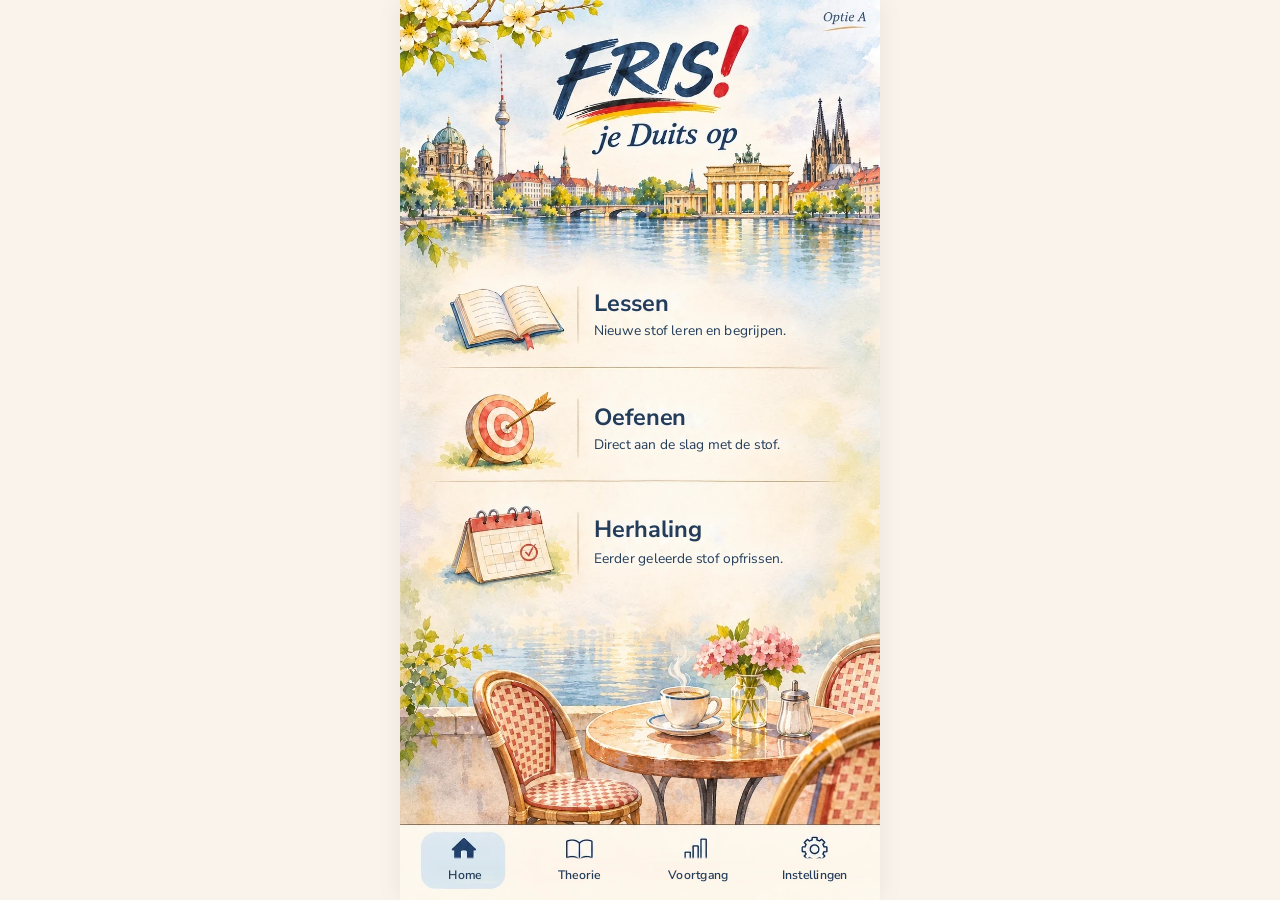
<file: preview/index.html>
<!doctype html>
<html lang="nl">
<head>
<meta charset="utf-8">
<meta name="viewport" content="width=device-width,initial-scale=1">
<meta name="color-scheme" content="light">
<title>FRIS! 2.0 — interactieve leerstructuur</title>
<style>
:root{font-family:Arial,Helvetica,sans-serif;color:#181818;background:#f2f0e9;font-synthesis:none}
*{box-sizing:border-box}body{margin:0;min-height:100dvh;display:flex;justify-content:center;align-items:flex-start}
.phone{width:min(100%,480px);min-height:100dvh;background:#fffaf1;display:flex;flex-direction:column;overflow:hidden;box-shadow:0 0 40px #0001}
button,select{font:inherit}button{cursor:pointer}button:focus-visible,select:focus-visible{outline:3px solid #e8b500;outline-offset:3px}
header.hero{height:clamp(216px,58vw,282px);max-height:282px;position:relative;overflow:hidden;flex-shrink:0;background:#fffaf1}
.hero-art{width:100%;height:100%;display:block}
.brand{position:absolute;z-index:2;left:15%;top:6%;transform:rotate(-7deg);line-height:.9;white-space:nowrap}
.brand strong{font-family:Arial Black,Arial,sans-serif;font-weight:1000;font-style:italic;font-size:clamp(42px,11vw,66px);letter-spacing:-4px;text-shadow:1px 1px #222}
.brand strong i{color:#df1014;font-style:normal}.brand small{display:block;margin:4px 0 0 33%;font-family:"Segoe Print","Comic Sans MS",cursive;font-weight:900;font-style:italic;font-size:clamp(16px,5vw,24px);transform:rotate(-3deg)}.brand:before{content:"";position:absolute;top:-6px;left:-17px;width:80%;height:13px;border-top:7px solid #ffbf00;border-radius:75% 65% 0 0;transform:rotate(-6deg)}.brand:after{content:"";position:absolute;bottom:-10px;left:36%;width:64%;height:10px;border-top:5px solid #e51b23;border-radius:70% 40% 0 0;transform:rotate(-7deg)}
main{flex:1;min-height:0;padding:0;display:flex;flex-direction:column}
.home-panel{display:flex;flex-direction:column;flex:1;min-height:0}
.greeting{text-align:center;padding:7px 14px 5px}.greeting h1{font-family:"Segoe Script","Segoe Print","Brush Script MT","Comic Sans MS",cursive;font-size:clamp(34px,9vw,51px);font-style:italic;line-height:1.3;margin:0;color:#0b0b0b;font-weight:900;letter-spacing:-2px}.greeting h1:after{content:"";display:block;width:34%;border-top:5px solid #e52222;margin:-1px auto 5px;transform:rotate(-4deg);border-radius:100%}.greeting p{font-size:clamp(13px,3.5vw,17px);color:#444;margin:4px 0 0;line-height:1.4}
.home-actions{display:grid;grid-template-columns:repeat(3,minmax(0,1fr));gap:0;padding:18px 10px 8px;align-items:start}
.home-action{display:flex;flex-direction:column;align-items:center;min-width:0;border:0;background:transparent;color:#0b0b0b;padding:0 2px;gap:3px}
.home-action:hover .tile-illustration{transform:scale(1.055)}.home-action:active .tile-illustration{transform:scale(.97)}
.tile-illustration{width:100%;height:clamp(104px,31vw,150px);transition:transform .15s;display:block;filter:drop-shadow(1px 2px 0 #7772)}
.tile-label{font-family:"Segoe Script","Segoe Print","Brush Script MT","Comic Sans MS",cursive;font-size:clamp(21px,5.8vw,31px);font-style:italic;font-weight:900;white-space:nowrap;letter-spacing:-1px;line-height:1.3}
.tile-underline{height:5px;width:68%;border-top:5px solid #f8b900;border-radius:100%;transform:rotate(-4deg)}.home-action.red .tile-underline{border-color:#eb2629}
.progress-wrap{display:flex;align-items:center;gap:10px;padding:13px 28px 5px;margin-top:auto}
.progress-label{white-space:nowrap;font-size:clamp(12px,3.2vw,16px);color:#454545}.progress-track{flex:1;min-width:30px;height:11px;border-radius:12px;background:#d9d6d1;overflow:hidden}.progress-fill{height:100%;width:9%;background:#ffc400;border-radius:12px}.progress-value{font-weight:900;font-size:21px;min-width:42px;text-align:right}
.footer-illustration{height:clamp(130px,37vw,188px);width:100%;display:block;margin-top:5px}
.nav{display:grid;grid-template-columns:repeat(5,minmax(0,1fr));gap:0;background:#fffaf3;border-top:1px solid #e0d5c3;padding:9px 6px max(8px,env(safe-area-inset-bottom));flex-shrink:0}
.nav button{min-width:0;border:0;background:transparent;color:#111;display:flex;flex-direction:column;align-items:center;gap:2px;padding:2px 0 5px;font-size:clamp(10px,2.9vw,14px);font-weight:600;position:relative}
.nav button svg{width:clamp(25px,7vw,35px);height:clamp(25px,7vw,35px);stroke:#131313;stroke-width:2;fill:none;stroke-linecap:round;stroke-linejoin:round}
.nav button.active{color:#e11b20}.nav button.active svg{stroke:#e11b20;fill:#e11b20}.nav button.active:after{content:"";position:absolute;bottom:-4px;height:4px;width:75%;background:#e11b20;border-radius:5px}
.nav button[data-nav="progress"] svg rect:nth-child(2){fill:#f5b900;stroke:#f5b900}.nav button[data-nav="progress"] svg rect:nth-child(3){fill:#e11b20;stroke:#e11b20}
.page-inner{padding:20px 22px;flex:1}.page-inner h1{font-size:24px;margin:0 0 17px}.back{border:0;background:none;padding:5px 0 17px;color:#5d5851;font-size:15px}
.skill{width:100%;display:flex;align-items:center;gap:15px;border:1px solid #ded8cb;border-radius:12px;background:#fff;padding:13px;text-align:left;font-size:17px;font-weight:700;margin-bottom:10px;color:#292929}.skill:hover{background:#fff3d4}.symbol{width:28px;display:flex;align-items:center;justify-content:center}.symbol svg{width:26px;height:26px}.chev{margin-left:auto;font-size:25px;color:#999}
.field{width:100%;padding:12px;border:1px solid #cfcac1;border-radius:9px;background:#fff;color:#272727;margin:0 0 14px}
.subtle{border:1px solid #e6dac2;background:#fff7e9;border-radius:10px;padding:13px;margin-bottom:16px}.subtle-header{display:flex;align-items:center;justify-content:space-between;gap:10px}.subtle-header strong{font-size:14px}.setting-mode{width:130px;background:white;border:1px solid #ddd1bd;border-radius:8px;padding:7px}
.extra{padding-top:12px}.extra label{font-size:13px;color:#555;display:block;margin:8px 0}.check-row{display:grid;grid-template-columns:1fr 1fr;gap:5px}.check-row label{margin:0;padding:6px;background:#fff;border:1px solid #eee}.check-row input{accent-color:#db1d21}
.primary{background:#da1c22;color:white;width:100%;border:0;border-radius:9px;padding:14px;font-weight:700}.summary{background:#fff2d8;border-radius:10px;padding:16px;line-height:1.8}.summary strong{display:block}.muted,.note,.tiny{color:#626262}.note{font-size:14px;line-height:1.5}.tiny{font-size:12px}
@media(min-width:650px){body{padding:18px}.phone{min-height:820px;border:1px solid #e3ded4;border-radius:20px}}
@media(max-height:710px){header.hero{height:190px}.home-actions{padding-top:5px}.tile-illustration{height:100px}.footer-illustration{height:110px}.greeting h1{font-size:34px}.greeting p{font-size:13px}}
</style>



<style id="approved-art">
header.hero{height:auto;aspect-ratio:1024/442;max-height:none;flex-shrink:0}
.hero-photo{display:block;width:100%;height:100%;object-fit:fill}
.home-panel{background:#fffaf1}
.home-actions{padding:12px 13px 8px;gap:4px}
.tile-illustration{width:100%;height:auto;aspect-ratio:341/274;object-fit:contain;filter:none}
.footer-illustration{display:block;width:100%;height:auto;aspect-ratio:1024/274;object-fit:cover;margin-top:5px}
.greeting{padding:8px 12px 0}
.greeting h1{font-family:"Segoe Script","Brush Script MT","Comic Sans MS",cursive;font-weight:900;font-style:italic;font-size:clamp(34px,9vw,52px)}
.tile-label{font-family:"Segoe Script","Brush Script MT","Comic Sans MS",cursive}
.home-action{min-height:0}
.progress-wrap{margin-top:auto;padding:14px 28px 9px}
@media(max-height:720px){header.hero{height:auto}.footer-illustration{height:auto}.tile-illustration{height:auto}}
</style>

<style id="navigation-art">
.nav{position:relative;display:grid;grid-template-columns:repeat(5,minmax(0,1fr));width:100%;height:auto;aspect-ratio:1024/141;padding:0;border:0;background:#fffaf3 url("art/desk.webp") center/100% 100% no-repeat;gap:0}
.nav button{position:relative;height:100%;padding:0;background:transparent;border:0;border-radius:0;opacity:1;color:transparent}
.nav button svg,.nav button span{visibility:hidden}
.nav button.active{background:transparent;color:transparent}
.nav button.active:after{display:none}
.nav button:focus-visible{outline:3px solid #e51c23;outline-offset:-5px}
@media(min-width:650px){.nav{border-radius:0 0 18px 18px}}
</style>
<style id="clean-main-buttons">
/* Eenvoudige zelfstandige hoofdknoppen; header en footer blijven origineel. */
.home-actions{display:grid;grid-template-columns:repeat(3,minmax(0,1fr));gap:12px;padding:18px 17px 12px}
.home-action{display:flex;flex-direction:column;align-items:center;justify-content:center;gap:9px;min-width:0;min-height:143px;padding:13px 5px 12px;border:1.5px solid #ded6c4;border-radius:13px;background:#fffdf7;box-shadow:0 3px 0 #e8dfce;color:#242424}
.home-action:hover{background:#fff5df;border-color:#c9ae64}
.home-action:active{transform:translateY(2px);box-shadow:0 1px 0 #e8dfce}
.tile-icon{display:block;width:clamp(49px,15vw,66px);height:clamp(49px,15vw,66px);flex-shrink:0}
.tile-label{font-family:Arial,Helvetica,sans-serif;font-weight:750;font-style:normal;font-size:clamp(14px,3.7vw,18px);letter-spacing:0}
.tile-underline{width:32%;height:3px;border:0;background:#f0bd17;border-radius:4px;transform:none}
.home-action.red .tile-underline{background:#e12a2c}
@media(max-width:360px){.home-actions{gap:7px;padding-inline:10px}.home-action{min-height:121px;padding:9px 2px}.tile-icon{width:47px;height:47px}.tile-label{font-size:13px}}
@media(max-height:720px){.home-actions{padding-top:6px;padding-bottom:6px}.home-action{min-height:105px;gap:3px}.tile-icon{width:40px;height:40px}}
</style><style id="warm-reference-background">:root{background:#f3ebdf}.phone,.home-panel,header.hero{background-color:#fcf6eb}.page-inner{background-color:#fcf6eb}.home-action{background:#fff9ed}.home-action:hover{background:#fff0d3}</style><link rel="preconnect" href="https://fonts.googleapis.com">
<link rel="preconnect" href="https://fonts.gstatic.com" crossorigin>
<link href="https://fonts.googleapis.com/css2?family=Kaushan+Script&family=Roboto:wght@400;500&display=swap" rel="stylesheet">
<style id="reference-greeting-typography">
.greeting{padding:8px 8px 2px}
.greeting h1{
  font-family:"Caveat Brush","Segoe Print",cursive;
  font-size:clamp(43px,11vw,62px);
  font-weight:400;
  font-style:normal;
  letter-spacing:-.6px;
  line-height:1.12;
  transform:rotate(-1deg);
}
.greeting h1:after{width:30%;border-top:5px solid #e92327;margin:0 auto 8px;transform:rotate(-4deg)}
.greeting p{
  font-family:Roboto,Arial,Helvetica,sans-serif;
  font-weight:400;
  font-style:normal;
  font-size:clamp(13px,3.2vw,16px);
  letter-spacing:0;
  line-height:1.35;
  color:#444;
  margin:4px 0 0;
}
@media(max-height:710px){.greeting h1{font-size:clamp(39px,9vw,50px)}.greeting p{font-size:13px}}
</style>
<style id="footer-docking">
/* Footer rests directly on the five-button bottom bar, independent of viewport height. */
.phone{display:flex;flex-direction:column}
main#content{flex:1 1 auto;min-height:0;display:flex;flex-direction:column}
.home-panel{display:flex;flex-direction:column;flex:1}
.footer-illustration{display:block;width:100%;height:auto;flex-shrink:0;margin-top:auto;margin-bottom:0;vertical-align:bottom}
.nav{flex-shrink:0;margin-top:0}
@media(max-height:710px){.footer-illustration{margin-top:auto}}
</style><style id="reference-brush-lettering">
/* The sample uses broad, connected brush lettering, not block/Comic Sans. */
.greeting h1{
  font-family:"Kaushan Script","Segoe Script",cursive;
  font-size:clamp(38px,9.4vw,54px);
  font-weight:400;
  font-style:normal;
  letter-spacing:-1.4px;
  line-height:1.32;
  transform:rotate(-1.4deg);
  white-space:nowrap;
}
.tile-label{
  font-family:"Kaushan Script","Segoe Script",cursive;
  font-weight:400;
  font-style:normal;
  font-size:clamp(16px,4vw,22px);
  line-height:1.3;
  letter-spacing:-.7px;
  white-space:nowrap;
}
.greeting p{
  font-family:Roboto,Arial,Helvetica,sans-serif;
  font-weight:400;
  font-size:clamp(13px,3.2vw,16px);
  letter-spacing:0;
  transform:none;
}
@media(max-width:360px){
  .greeting h1{font-size:clamp(33px,9.2vw,40px)}
  .tile-label{font-size:clamp(14px,4vw,17px)}
}
</style><style id="exact-original-lettering">
/* Exact pixels of the original AI illustration, not an assumed font match. */
.greeting h1.exact-heading{display:block;width:52%;margin:0 auto 5px;line-height:0;transform:none;letter-spacing:normal;font-size:initial}
.greeting h1.exact-heading:after{display:none}
.greeting h1.exact-heading img{display:block;width:100%;height:auto}
.greeting p.exact-subtitle{display:block;width:91%;margin:4px auto 0;line-height:0;font-size:initial}
.greeting p.exact-subtitle img{display:block;width:100%;height:auto}
.home-action .tile-label.exact-label{display:block;width:100%;height:auto;line-height:0;white-space:normal}
.home-action .tile-label.exact-label img{display:block;width:100%;height:auto;object-fit:contain}
.home-action .tile-underline{display:none}
</style><style id="fris-approved-2026-home">
/* Screens are functional HTML. Only individual artwork sections use raster illustrations. */
:root {color-scheme:light;background:#f9f3eb}
html,body{margin:0;min-height:100%;background:#f9f3eb}
.phone{width:min(100%,480px);height:100dvh;min-height:0;display:flex;flex-direction:column;background:#fcf6ef}
header.hero{width:100%;height:auto;max-height:none;aspect-ratio:941/462;overflow:hidden;flex:0 0 auto;background:transparent}
header.hero .hero-photo{width:100%;height:100%;display:block;object-fit:fill}
main#content{flex:1 1 auto;min-height:0;overflow:auto;padding:0;display:flex;flex-direction:column;background:#fcf6ef}
.home-panel{display:flex;flex-direction:column;flex:1 0 auto;min-height:100%;background:#fcf6ef}
.home-top-space{height:clamp(28px,7dvh,86px);flex:0 0 auto}
.home-actions{display:grid;grid-template-columns:repeat(3,minmax(0,1fr));align-items:center;gap:0;width:100%;padding:0 11px;margin:0;background:transparent}
.home-action{display:block;width:100%;height:auto;min-width:0;min-height:0;border:0;border-radius:0;box-shadow:none;background:transparent;padding:0;margin:0;outline-offset:-3px;cursor:pointer;transform:none}
.home-action img{width:100%;height:auto;display:block;object-fit:contain;transition:transform .15s;filter:none}
.home-action:hover,.home-action:active{background:transparent;box-shadow:none;transform:none}
.home-action:hover img{transform:scale(1.02)}
.home-action:active img{transform:scale(.98)}
.home-fill-space{flex:1 0 12px;min-height:12px}
.home-footer{width:100%;height:auto;aspect-ratio:941/289;object-fit:cover;display:block;flex:0 0 auto;margin:0;padding:0;vertical-align:bottom}
.nav{width:100%;height:auto;aspect-ratio:941/215;flex:0 0 auto;display:grid;grid-template-columns:repeat(4,minmax(0,1fr));align-items:stretch;border:0;padding:0;margin:0;gap:0;border-radius:0;background:#fcf6ef}
.nav.on-home{background:#fcf6ef url("art/2026-home-navigation.webp") center/100% 100% no-repeat}
.nav button{width:100%;height:100%;border:0;background:none;border-radius:0;opacity:1;display:flex;align-items:center;justify-content:center;gap:3px;flex-direction:column;color:#272a2b;font-size:clamp(11px,2.9vw,14px);font-weight:600;padding:0}
.nav button svg{width:clamp(28px,8vw,36px);height:clamp(28px,8vw,36px);stroke:#262a2b;stroke-width:2;fill:none;stroke-linecap:round;stroke-linejoin:round;visibility:visible}
.nav button.active{color:#e31920;background:transparent}
.nav button.active svg{stroke:#e31920;fill:none}
.nav button.active:after{display:none}
.nav.on-home button,.nav.on-home button.active{color:transparent;background:transparent}
.nav.on-home button svg,.nav.on-home button span{visibility:hidden}
.nav button:focus-visible{outline:2px solid #e31920;outline-offset:-3px}
.page-inner{background:#fcf6ef}
@media(min-width:650px){body{padding:0}.phone{border:0;border-radius:0;box-shadow:0 0 24px #0001;min-height:0}.nav{border-radius:0}}
@media(max-height:740px){.home-top-space{height:clamp(15px,3dvh,35px)}}
@media(prefers-reduced-motion:reduce){.home-action img{transition:none}}
</style><style id="fris-inner-navigation-fix">
/* Keep illustrated footer/nav artwork exclusive to the home screen. */
.nav:not(.on-home){background:#fcf6ef none!important}
.nav:not(.on-home) button span,.nav:not(.on-home) button svg{visibility:visible}
.nav:not(.on-home) button{color:#272a2b}
.nav:not(.on-home) button.active{color:#e31920}
.nav:not(.on-home) button.active svg{stroke:#e31920}
</style>
<style id="fris-first-variant-20261121">
/* Eerste besproken variant: doorlopende aquarelsfeer, drie rijen met illustratie en uitleg. */
.phone{background:#fcf7ee}
.home-panel{background:linear-gradient(180deg,#f6f6ef 0%,#faf2e5 42%,#f8ecd9 85%,#fcf6ef 100%);min-height:100%;justify-content:space-between}
.home-actions.fris-editorial-actions{display:flex;flex-direction:column;align-items:stretch;gap:0;width:100%;padding:0 24px;margin:0;flex:1 0 auto;background:transparent}
.home-actions.fris-editorial-actions .home-action{display:grid;grid-template-columns:minmax(0,28%) minmax(0,1fr);align-items:center;gap:14px;min-height:clamp(78px,16dvh,112px);padding:5px 4px;background:transparent;box-shadow:none;border:0;border-radius:0;border-bottom:1px solid rgba(148,109,60,.25);text-align:left;color:#263b54;transform:none;overflow:hidden}
.home-actions.fris-editorial-actions .home-action:last-child{border-bottom:0}
.home-actions.fris-editorial-actions .home-action img{display:block;width:100%;height:auto;max-height:92px;object-fit:contain;mix-blend-mode:multiply;filter:none}
.fris-action-copy{display:flex;flex-direction:column;gap:4px;justify-content:center;line-height:1.12}
.fris-action-copy strong{font:700 clamp(20px,5.4vw,28px)/1.10 Georgia,"Times New Roman",serif;letter-spacing:-.6px;color:#293f5b}
.fris-action-copy em{font:italic clamp(11px,3.1vw,15px)/1.35 Georgia,"Times New Roman",serif;color:#5a5360}
.home-panel .home-fill-space{display:none}
.home-panel .home-footer{width:100%;height:auto;aspect-ratio:941/289;object-fit:cover;flex:0 0 auto;display:block;margin:0}
.nav.on-home{background-color:#fcf6ed}
@media(max-width:390px){
 .home-actions.fris-editorial-actions{padding:0 15px}
 .home-actions.fris-editorial-actions .home-action{grid-template-columns:28% 1fr;gap:10px;min-height:82px}
 .fris-action-copy strong{font-size:clamp(19px,5.3vw,24px)}
 .fris-action-copy em{font-size:clamp(11px,3vw,13px)}
}
@media(max-height:700px){
 .home-actions.fris-editorial-actions .home-action{min-height:76px}
 .home-actions.fris-editorial-actions .home-action img{max-height:76px}
}
@media(prefers-reduced-motion:reduce){.home-actions.fris-editorial-actions .home-action img{transition:none}}
</style><style id="fris-responsive-watercolor">
/* The approved image fills any portrait phone; protect icons and text from distortion. */
.phone{height:100dvh;min-height:0;overflow:hidden;background:#faf4eb}
main#content:has(.fris-full-composition){flex:1 1 auto;min-height:0;height:100%;overflow:hidden;background:#faf4eb}
.phone:has(.fris-full-composition)>header.hero,
.phone:has(.fris-full-composition)>nav.nav{display:none!important}
.fris-full-composition{height:100%;min-height:0;width:100%;position:relative;overflow:hidden;background:#faf3e6}
#fris-home-canvas{width:100%;height:100%;display:block}
.fris-hotspot{position:absolute;left:4%;width:92%;border:0;padding:0;background:transparent;cursor:pointer;z-index:3}
.fris-hotspot:hover{background:rgba(255,198,65,.055)}
.fris-hotspot:active{background:rgba(220,38,40,.08)}
.fris-hotspot:focus-visible{outline:3px solid #d52429;outline-offset:-3px;border-radius:7px}
.fris-bottom-hotspot{width:25%;left:0}
.fris-bottom-hotspot:nth-of-type(5){left:25%}
.fris-bottom-hotspot:nth-of-type(6){left:50%}
.fris-bottom-hotspot:nth-of-type(7){left:75%}
/* Inner pages use the same painted paper, navy serif text and warm gold accents. */
.phone:not(:has(.fris-full-composition)) header.hero{height:clamp(132px,20dvh,178px);max-height:178px;aspect-ratio:auto;flex:0 0 auto;background:#f6ede0}
.phone:not(:has(.fris-full-composition)) header.hero .hero-photo{width:100%;height:100%;object-fit:cover;object-position:center top}
.phone:not(:has(.fris-full-composition)) main#content{overflow-y:auto;min-height:0;background:radial-gradient(ellipse at 6% 2%,rgba(233,197,131,.22),transparent 50%),radial-gradient(ellipse at 97% 96%,rgba(179,203,188,.18),transparent 58%),#fbf4e9}
.phone:not(:has(.fris-full-composition)) .page-inner{background:transparent;padding:18px 22px 26px;color:#263d55}
.page-inner h1{font:700 clamp(25px,6.5vw,32px)/1.22 Georgia,'Times New Roman',serif;color:#283e58;margin:2px 0 18px}
.back{font:400 15px Georgia,serif;color:#75634e;padding:4px 0 17px}
.skill{border:0;border-bottom:1px solid rgba(151,111,65,.3);border-radius:0;box-shadow:none;background:transparent;padding:16px 6px;font:700 clamp(17px,4.7vw,20px)/1.2 Georgia,serif;color:#2b435d;margin:0}
.skill:hover{background:rgba(255,234,185,.28)}
.skill .symbol{color:#8a6136}
.chev{color:#b29366}
.field,.setting-mode{background:rgba(255,251,244,.77);border:1px solid #dac7a9;border-radius:6px;color:#2e4156}
.subtle,.summary{background:rgba(255,249,238,.62);border:1px solid rgba(173,138,95,.4);border-radius:7px;color:#2e4054}
.primary{border-radius:7px;background:#2d4965;color:white}
.primary:hover{background:#1c344c}
.note,.muted,.tiny{color:#655e57}
.phone:not(:has(.fris-full-composition)) .nav:not(.on-home){height:clamp(66px,9dvh,84px);aspect-ratio:auto;background:rgba(253,247,237,.98)!important;border-top:1px solid rgba(166,133,93,.4);flex:0 0 auto}
.phone:not(:has(.fris-full-composition)) .nav button{font-family:Georgia,'Times New Roman',serif;font-weight:400;font-size:clamp(11px,3vw,14px);gap:1px}
.phone:not(:has(.fris-full-composition)) .nav button.active{color:#284867;background:rgba(202,220,230,.4)}
.phone:not(:has(.fris-full-composition)) .nav button.active svg{stroke:#284867}
@media(min-width:650px){.phone{max-width:480px;height:100dvh;border-radius:0}}
</style>
<style id="fris-inner-watercolor-20261121">
/* Compact approved skyline artwork, no top-right duplicate Home action. */
.phone:not(:has(.fris-full-composition)) header.hero{
  height:clamp(112px,16dvh,155px);
  max-height:155px;
  flex:0 0 auto;
  aspect-ratio:auto;
  background:#e8e7dc url('art/fris-inner-header.webp') center top / cover no-repeat !important;
  border-bottom:0;
}
.phone:not(:has(.fris-full-composition)) header.hero .hero-photo{display:none}
.phone:not(:has(.fris-full-composition)) .page-inner{
 background:radial-gradient(ellipse at 6% 10%,rgba(228,193,136,.19),transparent 45%),
            radial-gradient(ellipse at 98% 96%,rgba(194,210,199,.21),transparent 55%),#faf2e6;
 padding:14px 18px 24px;
}
.fris-inner-intro{display:flex;align-items:center;gap:12px;margin:0 0 18px;padding:2px 0 13px;border-bottom:1px solid rgba(171,128,77,.30)}
.fris-inner-intro img{width:clamp(49px,13vw,64px);height:clamp(49px,13vw,64px);object-fit:contain;mix-blend-mode:multiply;flex:0 0 auto}
.fris-inner-intro .fris-inner-title{display:flex;flex-direction:column;min-width:0;gap:3px}
.fris-inner-intro h1{margin:0;font:700 clamp(23px,6.3vw,30px)/1.12 Georgia,'Times New Roman',serif;color:#233c5a}
.fris-inner-intro p{margin:0;font:italic clamp(12px,3.2vw,15px)/1.23 Georgia,'Times New Roman',serif;color:#605869}
.phone:not(:has(.fris-full-composition)) .back{padding:1px 0 11px}
.phone:not(:has(.fris-full-composition)) .skill{padding:15px 6px;gap:12px}
@media(max-height:650px){.phone:not(:has(.fris-full-composition)) header.hero{height:100px}.fris-inner-intro{margin-bottom:10px;padding-bottom:8px}}
</style>
<style id="fris-unified-bottom-navigation">
/* Reuse the actual approved home-page navigation artwork, not substitute icons. */
.phone:not(:has(.fris-full-composition)) nav.nav:not(.on-home){
 display:grid!important;
 grid-template-columns:repeat(4,minmax(0,1fr))!important;
 width:100%;
 height:auto!important;
 aspect-ratio:1024 / 138!important;
 min-height:0!important;
 padding:0!important;
 gap:0!important;
 border:0!important;
 flex:0 0 auto!important;
 background-color:#faf3e8!important;
 background-image:url('art/fris-approved-watercolor.webp')!important;
 background-position:center bottom!important;
 background-size:100% auto!important;
 background-repeat:no-repeat!important;
 box-shadow:none!important;
 border-radius:0!important;
}
.phone:not(:has(.fris-full-composition)) nav.nav:not(.on-home) button{
 position:relative;
 padding:0!important;
 margin:0!important;
 width:100%;
 height:100%;
 background:transparent!important;
 border:0!important;
 border-radius:0!important;
 box-shadow:none!important;
 color:transparent!important;
}
.phone:not(:has(.fris-full-composition)) nav.nav:not(.on-home) button svg,
.phone:not(:has(.fris-full-composition)) nav.nav:not(.on-home) button span{
 visibility:hidden!important;
}
.phone:not(:has(.fris-full-composition)) nav.nav:not(.on-home) button:after{display:none!important}
.phone:not(:has(.fris-full-composition)) nav.nav:not(.on-home) button:focus-visible{
 outline:3px solid #db2126!important;outline-offset:-4px;border-radius:9px!important
}
</style>
<style id="fris-inner-typography-and-correct-header">
/* The top artwork comes from the same image as HOME and contains no page name. */
.phone:not(:has(.fris-full-composition)) header.hero{
 background-image:url('art/fris-approved-watercolor.webp')!important;
 background-position:center top!important;
 background-size:100% auto!important;
 background-repeat:no-repeat!important;
 background-color:#e9ecdf!important;
 height:clamp(135px,39vw,178px)!important;
 max-height:178px!important;
}
/* Page names belong only below the skyline, never baked into the header. */
.phone:not(:has(.fris-full-composition)) .page-inner{
 padding:clamp(23px,5.8vw,31px) 20px 28px!important;
 font-family:Georgia,'Times New Roman',serif;
 font-size:clamp(13px,3.6vw,16px);
 line-height:1.38;
}
.phone:not(:has(.fris-full-composition)) .fris-inner-intro{
 gap:10px;
 padding:0 0 15px;
 margin:0 0 17px;
 border-bottom:1px solid rgba(165,126,78,.25);
 align-items:center;
}
.phone:not(:has(.fris-full-composition)) .fris-inner-intro img{
 width:clamp(45px,12vw,56px);
 height:clamp(45px,12vw,56px);
}
.phone:not(:has(.fris-full-composition)) .fris-inner-intro h1{
 font:700 clamp(20px,5.5vw,25px)/1.12 Georgia,'Times New Roman',serif!important;
 letter-spacing:0;
 color:#293d57;
}
.phone:not(:has(.fris-full-composition)) .fris-inner-intro p{
 font:italic clamp(12px,3.1vw,14px)/1.27 Georgia,'Times New Roman',serif!important;
 color:#645e63;
}
.phone:not(:has(.fris-full-composition)) .skill{
 font:700 clamp(16px,4.25vw,19px)/1.22 Georgia,'Times New Roman',serif!important;
 padding:13px 6px;
}
.phone:not(:has(.fris-full-composition)) .field,
.phone:not(:has(.fris-full-composition)) .setting-mode,
.phone:not(:has(.fris-full-composition)) .subtle,
.phone:not(:has(.fris-full-composition)) .subtle label,
.phone:not(:has(.fris-full-composition)) .primary,
.phone:not(:has(.fris-full-composition)) .note,
.phone:not(:has(.fris-full-composition)) .summary{
 font-family:Georgia,'Times New Roman',serif;
}
@media(max-height:700px){
 .phone:not(:has(.fris-full-composition)) header.hero{height:clamp(105px,32vw,145px)!important}
 .phone:not(:has(.fris-full-composition)) .page-inner{padding-top:20px!important}
}
</style>
<style id="fris-option-a-approved-20261121">
.phone:has(.fris-full-composition)>header.hero,.phone:has(.fris-full-composition)>nav.nav{display:none!important}
.phone:has(.fris-full-composition) main#content{overflow:hidden!important;flex:1 1 auto!important;min-height:0!important}
.phone .fris-full-composition{width:100%;height:100%;position:relative;overflow:hidden}
.phone .fris-full-composition #fris-home-canvas{display:block;width:100%;height:100%}
.phone .fris-full-composition .fris-hotspot{position:absolute!important;z-index:5!important;background:transparent!important;border:0!important;padding:0!important;cursor:pointer}
.phone:not(:has(.fris-full-composition)) header.hero{background-image:url('art/fris-a-goedgekeurd.webp')!important}
.phone:not(:has(.fris-full-composition)) nav.nav:not(.on-home){background-image:url('art/fris-a-goedgekeurd.webp')!important;aspect-ratio:941 / 172!important}
</style>

<link rel="preconnect" href="https://fonts.googleapis.com">
<link rel="preconnect" href="https://fonts.gstatic.com" crossorigin>
<link href="https://fonts.googleapis.com/css2?family=Nunito+Sans:wght@400;600;700&display=swap" rel="stylesheet">
<style id="fris-verified-typography-20261121">
.phone,.phone button,.phone input,.phone select,.phone textarea,.phone .fris-inner-intro h1,.phone .fris-inner-intro p{font-family:'Nunito Sans',Arial,sans-serif!important}
</style>
</head>
<body>
<div class="phone">
<header class="hero"><img class="hero-photo" src="art/2026-home-header.webp" alt="FRIS! je Duits op – geïllustreerde Duitse skyline"></header>
<main id="content" aria-live="polite"></main>
<nav class="nav on-home" aria-label="Onderste navigatie">
<button type="button" data-nav="home" class="active" aria-label="Home"><svg viewBox="0 0 34 34" aria-hidden="true"><path d="M4 16 17 5l13 11v14H21V21h-8v9H4Z"/></svg><span>Home</span></button>
<button type="button" data-nav="theory" aria-label="Theorie"><svg viewBox="0 0 34 34" aria-hidden="true"><path d="M4 6q7-3 13 1v23q-6-4-13-1zM17 7q7-4 13-1v23q-7-3-13 1z"/></svg><span>Theorie</span></button>
<button type="button" data-nav="progress" aria-label="Voortgang"><svg viewBox="0 0 34 34" aria-hidden="true"><rect x="4" y="23" width="6" height="8" rx="1"/><rect x="14" y="15" width="6" height="16" rx="1"/><rect x="24" y="8" width="6" height="23" rx="1"/></svg><span>Voortgang</span></button>
<button type="button" data-nav="settings" aria-label="Instellingen"><svg viewBox="0 0 34 34" aria-hidden="true"><path d="M14 3h6l1 4 4 2 4-2 3 5-3 3v4l3 3-3 5-4-2-4 2-1 4h-6l-1-4-4-2-4 2-3-5 3-3v-4l-3-3 3-5 4 2 4-2z"/><circle cx="17" cy="17" r="5"/></svg><span>Instellingen</span></button>
</nav>
</div>
<script>
(()=>{
'use strict';
const iconPaths={
  book:'<path d="M12 7v14"/><path d="M3 18V5a2 2 0 0 1 2-2h3a4 4 0 0 1 4 4v14a4 4 0 0 0-4-4H4a1 1 0 0 1-1-1z"/><path d="M21 18V5a2 2 0 0 0-2-2h-3a4 4 0 0 0-4 4v14a4 4 0 0 1 4-4h4a1 1 0 0 0 1-1z"/>',
  headphones:'<path d="M3 14v-3a9 9 0 0 1 18 0v3"/><path d="M6 14H5a2 2 0 0 0-2 2v3a2 2 0 0 0 2 2h1v-7Z"/><path d="M18 14h1a2 2 0 0 1 2 2v3a2 2 0 0 1-2 2h-1v-7Z"/>',
  mic:'<rect x="8" y="2" width="8" height="13" rx="4"/><path d="M19 10v2a7 7 0 0 1-14 0v-2"/><path d="M12 19v3"/><path d="M8 22h8"/>',
  pencil:'<path d="M15 5 19 9"/><path d="M4 20l4-.5L19.5 8a2.12 2.12 0 0 0-3-3L5 16.5 4 20Z"/>',
  shuffle:'<path d="m18 14 4 4-4 4"/><path d="m18 2 4 4-4 4"/><path d="M2 18h2.5a6 6 0 0 0 5.5-4l4-8a6 6 0 0 1 5.5-4H22"/><path d="M2 6h2.5a6 6 0 0 1 5.5 4l4 8a6 6 0 0 0 5.5 4H22"/>'
};
function skillIcon(key){return '<svg xmlns="http://www.w3.org/2000/svg" width="24" height="24" viewBox="0 0 24 24" fill="none" stroke="currentColor" stroke-width="1.8" stroke-linecap="round" stroke-linejoin="round" aria-hidden="true">'+(iconPaths[key]||'')+'</svg>';}
const skills=[['Lezen','book'],['Luisteren','headphones'],['Spreken','mic'],['Schrijven','pencil'],['Gemengd','shuffle']];
const config={
  Lezen:{label:'Tekstsoort',items:['Alle teksten','Berichten en e-mails','Borden en instructies','Artikelen en informatie','Verhalen en chats'],methodLabel:'Begrip oefenen',methods:['Automatisch','Hoofdlijn begrijpen','Informatie zoeken','Details begrijpen','Betekenis afleiden'],sample:'Je leest een korte Duitse tekst en beantwoordt vragen over de inhoud. Je hoeft hem niet letterlijk te vertalen.'},
  Luisteren:{label:'Fragmentsoort',items:['Alle fragmenten','Gesprekken','Omroepen en aanwijzingen','Telefoon en voicemail','Verhalen en uitleg'],methodLabel:'Luisterdoel',methods:['Automatisch','Hoofdlijn begrijpen','Gerichte informatie horen','Details begrijpen','Instructies volgen'],sample:'Je luistert naar Duits en laat zien wat je hebt begrepen. Herhalen of langzamer luisteren kan afhankelijk zijn van je niveau.'},
  Spreken:{label:'Situatie',items:['Alle situaties','Dagelijks leven','Winkelen en horeca','Reizen en onderweg','Afspraken en hulp','Vrije gesprekken'],methodLabel:'Spreekvorm',methods:['Automatisch','Kort reageren','Vragen stellen','Rollenspel','Vrijuit vertellen','Uitspraak oefenen'],sample:'Je voert een korte dialoog in een herkenbare situatie. Je antwoordt in het Duits; de app helpt indien nodig.'},
  Schrijven:{label:'Schrijfdoel',items:['Alle schrijfdoelen','Korte antwoorden','Berichten en e-mails','Iets beschrijven','Vragen en verzoeken','Een mening geven','Vertalen NL → DE'],methodLabel:'Schrijfvorm',methods:['Automatisch','Woorden aanvullen','Zinnen ordenen','Schrijven met hulp','Zelfstandig schrijven','Vrij vertalen'],sample:'Je leert eerst bouwen met hulp en formuleert daarna steeds zelfstandiger. Correcte alternatieve zinnen mogen niet onterecht fout worden gerekend.'},
  Gemengd:{label:'Trainingsdoel',items:['Evenwichtig oefenen','Dagelijks Duits','Mijn aandachtspunten','Herhalen'],methodLabel:'Verdeling',methods:['Automatisch','Gelijk verdeeld','Meer begrijpen','Meer produceren'],sample:'Lezen, luisteren, spreken en schrijven wisselen elkaar af. De voortgang blijft per vaardigheid gescheiden.'}
};
const situations={
 'Dagelijks leven':['Alle situaties','Kennismaken','Familie en vrienden','Hobby’s','Een gesprek beginnen'],
 'Winkelen en horeca':['Alle situaties','Supermarkt','Restaurant of café','Kleding kopen','Iets bestellen'],
 'Reizen en onderweg':['Alle situaties','Hotel','Openbaar vervoer','De weg vragen','Op vakantie'],
 'Afspraken en hulp':['Alle situaties','Een afspraak maken','Telefoneren','Hulp vragen','Een probleem uitleggen'],
 'Vrije gesprekken':['Alle situaties','Vragen beantwoorden','Een mening geven','Een gesprek gaande houden']
};
const defaults={Lezen:'Alle teksten',Luisteren:'Alle fragmenten',Spreken:'Alle situaties',Schrijven:'Alle schrijfdoelen',Gemengd:'Evenwichtig oefenen'};
const storageKey='fris2-v5-profile:Jordi';
const activeProfile='Jordi';
const defaultsForState=()=>({screen:'home',skill:'Lezen',mode:'Automatisch',level:'Automatisch',method:'Automatisch',choices:{...defaults},category:'Alle situaties',situation:'Alle situaties',selectedSkills:['Lezen','Luisteren','Spreken','Schrijven']});
let state=defaultsForState();
try {
 const saved=JSON.parse(localStorage.getItem(storageKey)||'null');
 if(saved && typeof saved==='object' && skills.some(s=>s[0]===saved.skill)){
  state={...state,...saved,choices:{...defaults,...saved.choices},screen:'home'};
 }
} catch {}
const content=document.getElementById('content');
function esc(x){return String(x).replaceAll('&','&amp;').replaceAll('<','&lt;').replaceAll('>','&gt;').replaceAll('"','&quot;')}
function options(items,value){return items.map(x=>`<option value="${esc(x)}"${x===value?' selected':''}>${esc(x)}</option>`).join('')}
function select(id,title,items,value,cls='field'){return `<select id="${id}" class="${cls}" aria-label="${esc(title)}">${options(items,value)}</select>`}
function persist(){try{localStorage.setItem(storageKey,JSON.stringify({...state,screen:'home'}))}catch{}}
function area(){if(state.skill==='Spreken'){if(state.category==='Alle situaties')return 'Alle situaties';return state.situation==='Alle situaties'?state.category:state.category+' · '+state.situation}return state.choices[state.skill]}
function example(){const a=area();const s=state.skill;return `<div class="summary"><strong>${esc(s)}</strong><div>${esc(a)}</div><div class="muted">Niveau: ${esc(state.mode==='Automatisch'?'Automatisch':state.level)}</div><div class="muted">${s==='Gemengd'?'Verdeling':config[s].methodLabel}: ${esc(state.mode==='Automatisch'?'Automatisch':state.method)}</div>${s==='Gemengd'?`<div class="muted">Vaardigheden: ${esc(state.selectedSkills.join(', '))}</div>`:''}</div><p class="note">${esc(config[s].sample)}</p><p class="tiny">Navigatieschets — nog geen echte oefening of beoordeling.</p>`}
function settings(){const s=state.skill;const cfg=config[s];const mode=state.mode;
const skillchecks=s==='Gemengd'?`<label>Vaardigheden</label><div class="check-row">${skills.filter(x=>x[0]!=='Gemengd').map(([name])=>`<label><input type="checkbox" data-included="${name}"${state.selectedSkills.includes(name)?' checked':''}>${name}</label>`).join('')}</div>`:'';
const levels=['Automatisch','A1','A2','B1','B2'];
return `<section class="subtle"><div class="subtle-header"><strong>Oefeninstellingen</strong>${select('mode','Oefeninstellingen',['Automatisch','Handmatig'],mode,'setting-mode')}</div>${mode==='Handmatig'?`<div class="extra"><label for="level">Niveau</label>${select('level','Niveau',levels,state.level)}<label for="method">${esc(cfg.methodLabel)}</label>${select('method',cfg.methodLabel,cfg.methods,state.method)}${skillchecks}</div>`:''}</section>`
}

// Rescale only soft watercolour bands; menu illustrations and lettering retain their proportions.
// This adapts the approved 1024 x 1536 artwork to a tall phone without cropping the sides.
// Precisely render the approved Optie A image at the original aspect ratio.
// Only blank watercolor intervals may grow on taller screens, never text or illustrations.
const frisArt=new Image();
frisArt.src='art/fris-type-clean-a.webp';
frisArt.addEventListener('load',()=>requestAnimationFrame(drawHomeCanvas));
const frisApprovedBands=[[470,530,0.15],[711,727,0.2],[917,929,0.2],[1091,1160,0.45]].map(([start,end,share])=>({start,end,share}));
function drawHomeCanvas(){
 const canvas=document.getElementById('fris-home-canvas');
 if(!canvas||!frisArt.complete||!frisArt.naturalWidth)return;
 const shell=canvas.closest('.fris-full-composition');
 if(!shell)return;
 const viewportW=shell.clientWidth,viewportH=shell.clientHeight;
 if(viewportW<1||viewportH<1)return;
 const imageW=941,imageH=1672;
 const scale=Math.min(viewportW/imageW,viewportH/imageH);
 const imageLeft=(viewportW-imageW*scale)/2;
 const extra=Math.max(0,viewportH/scale-imageH);
 const dpr=Math.min(window.devicePixelRatio||1,2);
 canvas.width=Math.round(viewportW*dpr);
 canvas.height=Math.round(viewportH*dpr);
 const ctx=canvas.getContext('2d',{alpha:false});
 ctx.setTransform(dpr,0,0,dpr,0,0);
 ctx.fillStyle='#fff8ef';ctx.fillRect(0,0,viewportW,viewportH);
 ctx.translate(imageLeft,0);ctx.scale(scale,scale);
 ctx.imageSmoothingEnabled=true;ctx.imageSmoothingQuality='high';
 let source=0,dest=0;
 for(const band of frisApprovedBands){
   const unchanged=band.start-source;
   if(unchanged>0){ctx.drawImage(frisArt,0,source,imageW,unchanged,0,dest,imageW,unchanged);dest+=unchanged;}
   const portion=band.end-band.start;
   const grown=portion+extra*band.share;
   ctx.drawImage(frisArt,0,band.start,imageW,portion,0,dest,imageW,grown);
   dest+=grown;source=band.end;
 }
 if(source<imageH){ctx.drawImage(frisArt,0,source,imageW,imageH-source,0,dest,imageW,imageH-source);}
 const mapY=y=>{
   let offset=y;
   for(const band of frisApprovedBands){
     if(y>=band.end)offset+=extra*band.share;
     else if(y>band.start)offset+=extra*band.share*(y-band.start)/(band.end-band.start);
   }
   return offset;
 };

 // Verified typography only: the source image is text-free; all original hotspots are retained.
 ctx.save();ctx.textAlign='left';ctx.textBaseline='alphabetic';ctx.fillStyle='#233c59';
 ctx.font='700 46px "Nunito Sans",Arial,sans-serif';
 [["Lessen",380,595],["Oefenen",380,801],["Herhaling",380,1002]].forEach(([t,x,y])=>ctx.fillText(t,x,mapY(y)));
 ctx.font='400 27px "Nunito Sans",Arial,sans-serif';
 [["Nieuwe stof leren en begrijpen.",380,643],["Direct aan de slag met de stof.",380,848],["Eerder geleerde stof opfrissen.",380,1053]].forEach(([t,x,y])=>ctx.fillText(t,x,mapY(y)));
 ctx.textAlign='center';ctx.font='600 24px "Nunito Sans",Arial,sans-serif';
 [["Home",128,1630],["Theorie",351,1630],["Voortgang",585,1630],["Instellingen",813,1630]].forEach(([t,x,y])=>ctx.fillText(t,x,mapY(y)));
 ctx.restore();
 shell.querySelectorAll('[data-art-top]').forEach(btn=>{
  const top=mapY(Number(btn.dataset.artTop));
  const bottom=mapY(Number(btn.dataset.artBottom));
  const x=Number(btn.dataset.artX||0);
  const w=Number(btn.dataset.artW||imageW);
  btn.style.top=(top*scale/viewportH*100)+'%';
  btn.style.height=((bottom-top)*scale/viewportH*100)+'%';
  btn.style.left=((imageLeft+x*scale)/viewportW*100)+'%';
  btn.style.width=(w*scale/viewportW*100)+'%';
 });
}
window.addEventListener('resize',()=>requestAnimationFrame(drawHomeCanvas));
window.addEventListener('orientationchange',()=>requestAnimationFrame(drawHomeCanvas));
 Promise.all([document.fonts.load('700 46px "Nunito Sans"'),document.fonts.load('400 27px "Nunito Sans"'),document.fonts.load('600 24px "Nunito Sans"')])
  .then(()=>requestAnimationFrame(drawHomeCanvas)).catch(()=>{});


function render(){
const areaKey=['home','skills','setup','started','lessons'].includes(state.screen)?'home':state.screen;
document.querySelector('.nav').classList.toggle('on-home',state.screen==='home');
document.querySelectorAll('[data-nav]').forEach(b=>{b.classList.toggle('active',areaKey===b.dataset.nav); b.setAttribute('aria-current',areaKey===b.dataset.nav?'page':'false')});
if(state.screen==='home'){content.innerHTML=`<div class="fris-full-composition" aria-label="FRIS! goedgekeurde optie A"><canvas id="fris-home-canvas" role="img" aria-label="Goedgekeurde FRIS! optie A illustratie met navigatie"></canvas>
<button class="fris-hotspot" type="button" data-go="lessons" data-art-top="540" data-art-bottom="694" data-art-x="50" data-art-w="841" aria-label="Lessen openen"></button>
<button class="fris-hotspot" type="button" data-go="skills" data-art-top="727" data-art-bottom="903" data-art-x="50" data-art-w="841" aria-label="Oefenen openen"></button>
<button class="fris-hotspot" type="button" data-go="review" data-art-top="929" data-art-bottom="1095" data-art-x="50" data-art-w="841" aria-label="Herhaling openen"></button>
<button class="fris-hotspot" type="button" data-nav="home" data-art-top="1500" data-art-bottom="1672" data-art-x="0.00" data-art-w="235.25" aria-label="Home"></button>
<button class="fris-hotspot" type="button" data-nav="theory" data-art-top="1500" data-art-bottom="1672" data-art-x="235.25" data-art-w="235.25" aria-label="Theorie"></button>
<button class="fris-hotspot" type="button" data-nav="progress" data-art-top="1500" data-art-bottom="1672" data-art-x="470.50" data-art-w="235.25" aria-label="Voortgang"></button>
<button class="fris-hotspot" type="button" data-nav="settings" data-art-top="1500" data-art-bottom="1672" data-art-x="705.75" data-art-w="235.25" aria-label="Instellingen"></button>`;requestAnimationFrame(drawHomeCanvas);}
else if(state.screen==='skills'){content.innerHTML=`<div class="page-inner"><h1>Oefenen</h1>${skills.map(([s,ic])=>`<button class="skill" data-skill="${esc(s)}"><span class="symbol">${skillIcon(ic)}</span>${esc(s)}<span class="chev">›</span></button>`).join('')}</div>`;}
else if(state.screen==='setup'){
const s=state.skill,cfg=config[s];
const first=s==='Spreken'?select('category','Situatie',cfg.items,state.category):select('choice',cfg.label,cfg.items,state.choices[s]);
const second=s==='Spreken'&&state.category!=='Alle situaties'?select('situation','Specifieke situatie',situations[state.category]||['Alle situaties'],state.situation):'';
content.innerHTML=`<div class="page-inner"><h1>${esc(s)}</h1>${first}${second}${settings()}<button class="primary" id="start">Start oefenen →</button></div>`;
}
else if(state.screen==='started'){content.innerHTML=`<div class="page-inner"><h1>Oefening</h1>${example()}<button class="primary" data-back="setup">Keuzes aanpassen</button></div>`;}
else if(['theory','vocabulary','review','lessons'].includes(state.screen)){const names={theory:'Theorie',vocabulary:'Woordenschat',review:'Herhaling',lessons:'Lessen'};content.innerHTML=`<div class="page-inner"><h1>${names[state.screen]}</h1><p class="note">Dit is een klikbaar navigatievoorbeeld. De lessen en oefeningen komen uit het afzonderlijke Android-project.</p>${state.screen==='lessons'?'<button class="primary" data-go="skills">Naar oefeningen</button>':''}</div>`;}
else if(state.screen==='progress'){content.innerHTML=`<div class="page-inner"><h1>Voortgang</h1><p class="note">De 9% op het startscherm is een voorbeeld uit het ontwerp. Er zijn in deze HTML-preview nog geen echte oefenresultaten.</p></div>`;}
else if(state.screen==='settings'){content.innerHTML=`<div class="page-inner"><h1>Instellingen</h1><p class="note">Je oefenkeuzes worden bewaard in deze browser.</p></div>`;}
if(state.screen!=='home'){
 const title=content.querySelector('.page-inner h1');
 if(title){
   const extra={
     lessons:['Nieuwe stof leren en begrijpen.','art/2026-home-lessons.webp'],
     skills:['Kies wat je wilt oefenen.','art/2026-home-practice.webp'],
     setup:['Oefen gericht in jouw tempo.','art/2026-home-practice.webp'],
     started:['Je gekozen oefening.','art/2026-home-practice.webp'],
     review:['Eerder geleerde stof opfrissen.','art/2026-home-review.webp'],
     theory:['Uitleg en overzicht.','art/2026-home-lessons.webp'],
     progress:['Jouw ontwikkeling in beeld.','art/2026-home-review.webp'],
     settings:['Stel FRIS! naar wens in.','art/2026-home-lessons.webp']
   };
   const [subtitle,picture]=extra[state.screen]||['','art/2026-home-lessons.webp'];
   const intro=document.createElement('div');
   intro.className='fris-inner-intro';
   const art=document.createElement('img');
   art.src=picture;art.alt='';art.setAttribute('aria-hidden','true');
   const texts=document.createElement('div');texts.className='fris-inner-title';
   title.before(intro);intro.append(art,texts);texts.appendChild(title);
   if(subtitle){const sub=document.createElement('p');sub.textContent=subtitle;texts.appendChild(sub);}
 }
}
persist();
}
document.addEventListener('click',ev=>{
const go=ev.target.closest('[data-go]');if(go){state.screen=go.dataset.go;render();return}
const sk=ev.target.closest('[data-skill]');if(sk){state.skill=sk.dataset.skill;state.screen='setup';state.mode='Automatisch';state.level='Automatisch';state.method='Automatisch';render();return}
const b=ev.target.closest('[data-back]');if(b){state.screen=b.dataset.back;render();return}
const nav=ev.target.closest('[data-nav]');if(nav){state.screen=nav.dataset.nav==='home'?'home':nav.dataset.nav;render();return}
if(ev.target.closest('#start')){state.screen='started';render()}
});
document.addEventListener('change',ev=>{
const id=ev.target.id,val=ev.target.value;
if(id==='mode'){state.mode=val;render();return}
if(id==='category'){state.category=val;state.situation='Alle situaties';render();return}
if(id==='situation')state.situation=val;
if(id==='choice')state.choices[state.skill]=val;
if(id==='level')state.level=val;
if(id==='method')state.method=val;
if(ev.target.dataset.included){const name=ev.target.dataset.included;if(ev.target.checked){if(!state.selectedSkills.includes(name))state.selectedSkills.push(name)}else if(state.selectedSkills.length>1){state.selectedSkills=state.selectedSkills.filter(s=>s!==name)}else{ev.target.checked=true} }
persist();
});
render();
})();
</script>
</body>
</html>
</file>
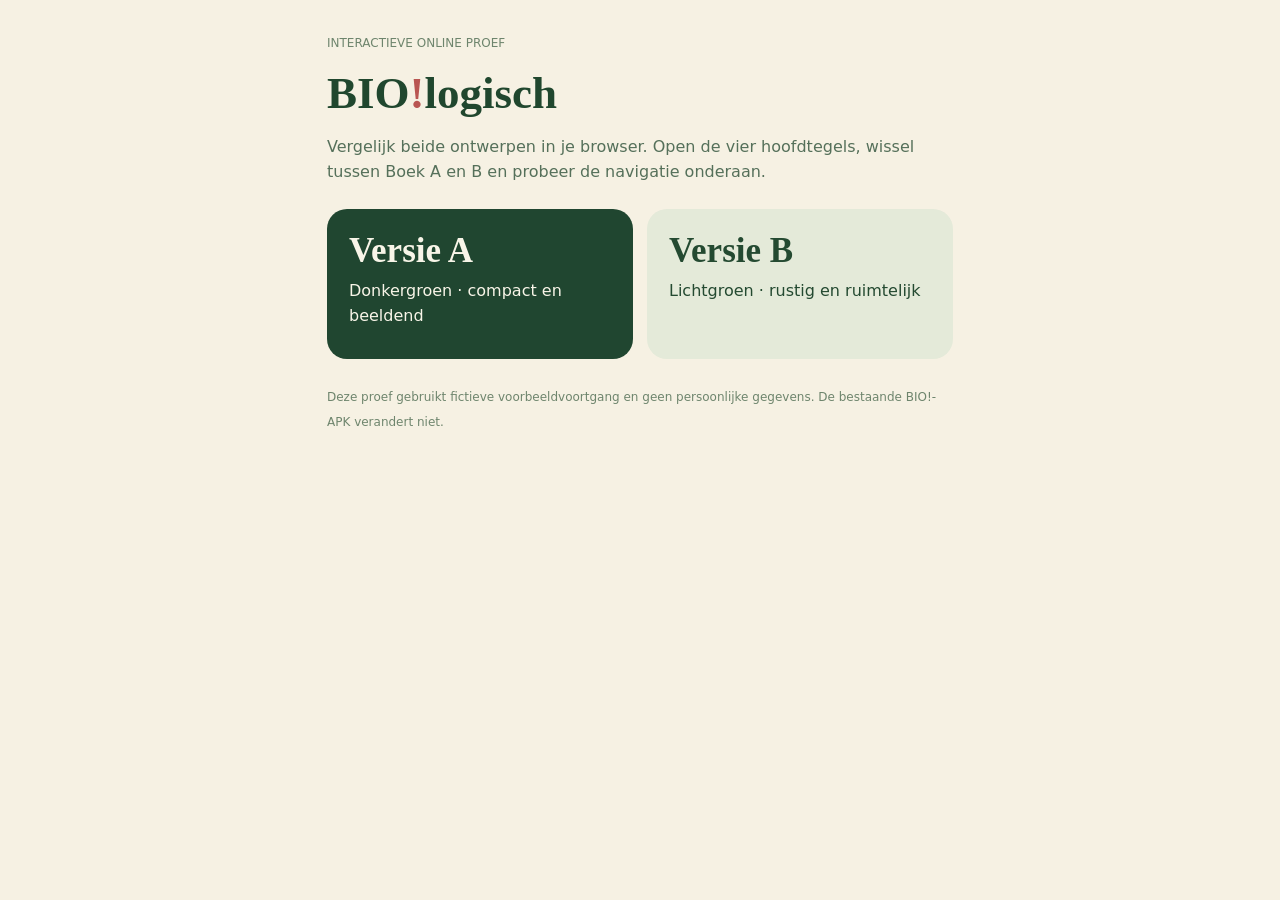
<file: preview/bio/index.html>
<!doctype html><html lang="nl"><head><meta charset="utf-8"><meta name="viewport" content="width=device-width,initial-scale=1"><meta name="robots" content="noindex,nofollow"><title>BIO!logisch A/B — interactieve preview</title><style>*{box-sizing:border-box}body{margin:0;background:#f6f1e3;color:#20472e;font:16px/1.55 system-ui,sans-serif}main{margin:auto;max-width:670px;padding:30px 22px}h1{font:700 45px Georgia,serif;margin:12px 0}h1 span{color:#b95652}.choices{display:grid;grid-template-columns:repeat(2,1fr);gap:14px;margin:25px 0}.choices a{background:#204630;color:#f8f5e8;text-decoration:none;border-radius:20px;padding:22px;min-height:150px}.choices a:last-child{background:#e4ead9;color:#244a31}.choices strong{font:600 35px Georgia,serif;display:block;margin-bottom:8px}p{color:#55705a}small{font-size:12px;color:#6e856d}@media(max-width:490px){.choices{grid-template-columns:1fr}.choices a{min-height:110px}}</style></head><body><main><small>INTERACTIEVE ONLINE PROEF</small><h1>BIO<span>!</span>logisch</h1><p>Vergelijk beide ontwerpen in je browser. Open de vier hoofdtegels, wissel tussen Boek A en B en probeer de navigatie onderaan.</p><section class="choices"><a href="a/index.html"><strong>Versie A</strong>Donkergroen · compact en beeldend</a><a href="b/index.html"><strong>Versie B</strong>Lichtgroen · rustig en ruimtelijk</a></section><p><small>Deze proef gebruikt fictieve voorbeeldvoortgang en geen persoonlijke gegevens. De bestaande BIO!-APK verandert niet.</small></p></main></body></html>
</file>
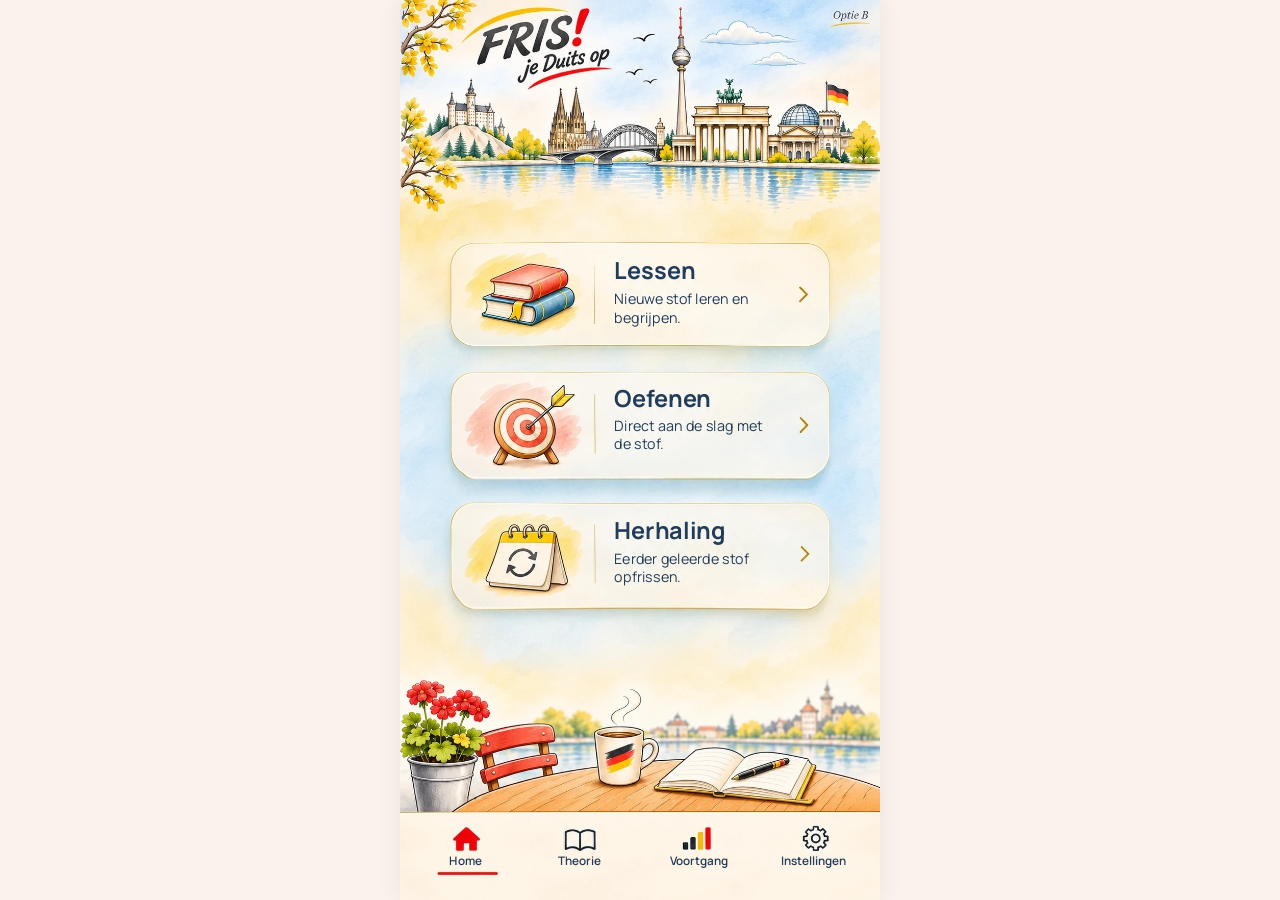
<file: preview/optie-b/index.html>
<!doctype html>
<html lang="nl">
<head>
<meta charset="utf-8">
<meta name="viewport" content="width=device-width,initial-scale=1">
<meta name="color-scheme" content="light">
<title>FRIS! je Duits op — Optie B</title>
<style>
:root{font-family:Arial,Helvetica,sans-serif;color:#181818;background:#f2f0e9;font-synthesis:none}
*{box-sizing:border-box}body{margin:0;min-height:100dvh;display:flex;justify-content:center;align-items:flex-start}
.phone{width:min(100%,480px);min-height:100dvh;background:#fffaf1;display:flex;flex-direction:column;overflow:hidden;box-shadow:0 0 40px #0001}
button,select{font:inherit}button{cursor:pointer}button:focus-visible,select:focus-visible{outline:3px solid #e8b500;outline-offset:3px}
header.hero{height:clamp(216px,58vw,282px);max-height:282px;position:relative;overflow:hidden;flex-shrink:0;background:#fffaf1}
.hero-art{width:100%;height:100%;display:block}
.brand{position:absolute;z-index:2;left:15%;top:6%;transform:rotate(-7deg);line-height:.9;white-space:nowrap}
.brand strong{font-family:Arial Black,Arial,sans-serif;font-weight:1000;font-style:italic;font-size:clamp(42px,11vw,66px);letter-spacing:-4px;text-shadow:1px 1px #222}
.brand strong i{color:#df1014;font-style:normal}.brand small{display:block;margin:4px 0 0 33%;font-family:"Segoe Print","Comic Sans MS",cursive;font-weight:900;font-style:italic;font-size:clamp(16px,5vw,24px);transform:rotate(-3deg)}.brand:before{content:"";position:absolute;top:-6px;left:-17px;width:80%;height:13px;border-top:7px solid #ffbf00;border-radius:75% 65% 0 0;transform:rotate(-6deg)}.brand:after{content:"";position:absolute;bottom:-10px;left:36%;width:64%;height:10px;border-top:5px solid #e51b23;border-radius:70% 40% 0 0;transform:rotate(-7deg)}
main{flex:1;min-height:0;padding:0;display:flex;flex-direction:column}
.home-panel{display:flex;flex-direction:column;flex:1;min-height:0}
.greeting{text-align:center;padding:7px 14px 5px}.greeting h1{font-family:"Segoe Script","Segoe Print","Brush Script MT","Comic Sans MS",cursive;font-size:clamp(34px,9vw,51px);font-style:italic;line-height:1.3;margin:0;color:#0b0b0b;font-weight:900;letter-spacing:-2px}.greeting h1:after{content:"";display:block;width:34%;border-top:5px solid #e52222;margin:-1px auto 5px;transform:rotate(-4deg);border-radius:100%}.greeting p{font-size:clamp(13px,3.5vw,17px);color:#444;margin:4px 0 0;line-height:1.4}
.home-actions{display:grid;grid-template-columns:repeat(3,minmax(0,1fr));gap:0;padding:18px 10px 8px;align-items:start}
.home-action{display:flex;flex-direction:column;align-items:center;min-width:0;border:0;background:transparent;color:#0b0b0b;padding:0 2px;gap:3px}
.home-action:hover .tile-illustration{transform:scale(1.055)}.home-action:active .tile-illustration{transform:scale(.97)}
.tile-illustration{width:100%;height:clamp(104px,31vw,150px);transition:transform .15s;display:block;filter:drop-shadow(1px 2px 0 #7772)}
.tile-label{font-family:"Segoe Script","Segoe Print","Brush Script MT","Comic Sans MS",cursive;font-size:clamp(21px,5.8vw,31px);font-style:italic;font-weight:900;white-space:nowrap;letter-spacing:-1px;line-height:1.3}
.tile-underline{height:5px;width:68%;border-top:5px solid #f8b900;border-radius:100%;transform:rotate(-4deg)}.home-action.red .tile-underline{border-color:#eb2629}
.progress-wrap{display:flex;align-items:center;gap:10px;padding:13px 28px 5px;margin-top:auto}
.progress-label{white-space:nowrap;font-size:clamp(12px,3.2vw,16px);color:#454545}.progress-track{flex:1;min-width:30px;height:11px;border-radius:12px;background:#d9d6d1;overflow:hidden}.progress-fill{height:100%;width:9%;background:#ffc400;border-radius:12px}.progress-value{font-weight:900;font-size:21px;min-width:42px;text-align:right}
.footer-illustration{height:clamp(130px,37vw,188px);width:100%;display:block;margin-top:5px}
.nav{display:grid;grid-template-columns:repeat(5,minmax(0,1fr));gap:0;background:#fffaf3;border-top:1px solid #e0d5c3;padding:9px 6px max(8px,env(safe-area-inset-bottom));flex-shrink:0}
.nav button{min-width:0;border:0;background:transparent;color:#111;display:flex;flex-direction:column;align-items:center;gap:2px;padding:2px 0 5px;font-size:clamp(10px,2.9vw,14px);font-weight:600;position:relative}
.nav button svg{width:clamp(25px,7vw,35px);height:clamp(25px,7vw,35px);stroke:#131313;stroke-width:2;fill:none;stroke-linecap:round;stroke-linejoin:round}
.nav button.active{color:#e11b20}.nav button.active svg{stroke:#e11b20;fill:#e11b20}.nav button.active:after{content:"";position:absolute;bottom:-4px;height:4px;width:75%;background:#e11b20;border-radius:5px}
.nav button[data-nav="progress"] svg rect:nth-child(2){fill:#f5b900;stroke:#f5b900}.nav button[data-nav="progress"] svg rect:nth-child(3){fill:#e11b20;stroke:#e11b20}
.page-inner{padding:20px 22px;flex:1}.page-inner h1{font-size:24px;margin:0 0 17px}.back{border:0;background:none;padding:5px 0 17px;color:#5d5851;font-size:15px}
.skill{width:100%;display:flex;align-items:center;gap:15px;border:1px solid #ded8cb;border-radius:12px;background:#fff;padding:13px;text-align:left;font-size:17px;font-weight:700;margin-bottom:10px;color:#292929}.skill:hover{background:#fff3d4}.symbol{width:28px;display:flex;align-items:center;justify-content:center}.symbol svg{width:26px;height:26px}.chev{margin-left:auto;font-size:25px;color:#999}
.field{width:100%;padding:12px;border:1px solid #cfcac1;border-radius:9px;background:#fff;color:#272727;margin:0 0 14px}
.subtle{border:1px solid #e6dac2;background:#fff7e9;border-radius:10px;padding:13px;margin-bottom:16px}.subtle-header{display:flex;align-items:center;justify-content:space-between;gap:10px}.subtle-header strong{font-size:14px}.setting-mode{width:130px;background:white;border:1px solid #ddd1bd;border-radius:8px;padding:7px}
.extra{padding-top:12px}.extra label{font-size:13px;color:#555;display:block;margin:8px 0}.check-row{display:grid;grid-template-columns:1fr 1fr;gap:5px}.check-row label{margin:0;padding:6px;background:#fff;border:1px solid #eee}.check-row input{accent-color:#db1d21}
.primary{background:#da1c22;color:white;width:100%;border:0;border-radius:9px;padding:14px;font-weight:700}.summary{background:#fff2d8;border-radius:10px;padding:16px;line-height:1.8}.summary strong{display:block}.muted,.note,.tiny{color:#626262}.note{font-size:14px;line-height:1.5}.tiny{font-size:12px}
@media(min-width:650px){body{padding:18px}.phone{min-height:820px;border:1px solid #e3ded4;border-radius:20px}}
@media(max-height:710px){header.hero{height:190px}.home-actions{padding-top:5px}.tile-illustration{height:100px}.footer-illustration{height:110px}.greeting h1{font-size:34px}.greeting p{font-size:13px}}
</style>



<style id="approved-art">
header.hero{height:auto;aspect-ratio:1024/442;max-height:none;flex-shrink:0}
.hero-photo{display:block;width:100%;height:100%;object-fit:fill}
.home-panel{background:#fffaf1}
.home-actions{padding:12px 13px 8px;gap:4px}
.tile-illustration{width:100%;height:auto;aspect-ratio:341/274;object-fit:contain;filter:none}
.footer-illustration{display:block;width:100%;height:auto;aspect-ratio:1024/274;object-fit:cover;margin-top:5px}
.greeting{padding:8px 12px 0}
.greeting h1{font-family:"Segoe Script","Brush Script MT","Comic Sans MS",cursive;font-weight:900;font-style:italic;font-size:clamp(34px,9vw,52px)}
.tile-label{font-family:"Segoe Script","Brush Script MT","Comic Sans MS",cursive}
.home-action{min-height:0}
.progress-wrap{margin-top:auto;padding:14px 28px 9px}
@media(max-height:720px){header.hero{height:auto}.footer-illustration{height:auto}.tile-illustration{height:auto}}
</style>

<style id="navigation-art">
.nav{position:relative;display:grid;grid-template-columns:repeat(5,minmax(0,1fr));width:100%;height:auto;aspect-ratio:1024/141;padding:0;border:0;background:#fffaf3 url("../art/desk.webp") center/100% 100% no-repeat;gap:0}
.nav button{position:relative;height:100%;padding:0;background:transparent;border:0;border-radius:0;opacity:1;color:transparent}
.nav button svg,.nav button span{visibility:hidden}
.nav button.active{background:transparent;color:transparent}
.nav button.active:after{display:none}
.nav button:focus-visible{outline:3px solid #e51c23;outline-offset:-5px}
@media(min-width:650px){.nav{border-radius:0 0 18px 18px}}
</style>
<style id="clean-main-buttons">
/* Eenvoudige zelfstandige hoofdknoppen; header en footer blijven origineel. */
.home-actions{display:grid;grid-template-columns:repeat(3,minmax(0,1fr));gap:12px;padding:18px 17px 12px}
.home-action{display:flex;flex-direction:column;align-items:center;justify-content:center;gap:9px;min-width:0;min-height:143px;padding:13px 5px 12px;border:1.5px solid #ded6c4;border-radius:13px;background:#fffdf7;box-shadow:0 3px 0 #e8dfce;color:#242424}
.home-action:hover{background:#fff5df;border-color:#c9ae64}
.home-action:active{transform:translateY(2px);box-shadow:0 1px 0 #e8dfce}
.tile-icon{display:block;width:clamp(49px,15vw,66px);height:clamp(49px,15vw,66px);flex-shrink:0}
.tile-label{font-family:Arial,Helvetica,sans-serif;font-weight:750;font-style:normal;font-size:clamp(14px,3.7vw,18px);letter-spacing:0}
.tile-underline{width:32%;height:3px;border:0;background:#f0bd17;border-radius:4px;transform:none}
.home-action.red .tile-underline{background:#e12a2c}
@media(max-width:360px){.home-actions{gap:7px;padding-inline:10px}.home-action{min-height:121px;padding:9px 2px}.tile-icon{width:47px;height:47px}.tile-label{font-size:13px}}
@media(max-height:720px){.home-actions{padding-top:6px;padding-bottom:6px}.home-action{min-height:105px;gap:3px}.tile-icon{width:40px;height:40px}}
</style><style id="warm-reference-background">:root{background:#f3ebdf}.phone,.home-panel,header.hero{background-color:#fcf6eb}.page-inner{background-color:#fcf6eb}.home-action{background:#fff9ed}.home-action:hover{background:#fff0d3}</style><link rel="preconnect" href="https://fonts.googleapis.com">
<link rel="preconnect" href="https://fonts.gstatic.com" crossorigin>
<link href="https://fonts.googleapis.com/css2?family=Kaushan+Script&family=Roboto:wght@400;500&display=swap" rel="stylesheet">
<style id="reference-greeting-typography">
.greeting{padding:8px 8px 2px}
.greeting h1{
  font-family:"Caveat Brush","Segoe Print",cursive;
  font-size:clamp(43px,11vw,62px);
  font-weight:400;
  font-style:normal;
  letter-spacing:-.6px;
  line-height:1.12;
  transform:rotate(-1deg);
}
.greeting h1:after{width:30%;border-top:5px solid #e92327;margin:0 auto 8px;transform:rotate(-4deg)}
.greeting p{
  font-family:Roboto,Arial,Helvetica,sans-serif;
  font-weight:400;
  font-style:normal;
  font-size:clamp(13px,3.2vw,16px);
  letter-spacing:0;
  line-height:1.35;
  color:#444;
  margin:4px 0 0;
}
@media(max-height:710px){.greeting h1{font-size:clamp(39px,9vw,50px)}.greeting p{font-size:13px}}
</style>
<style id="footer-docking">
/* Footer rests directly on the five-button bottom bar, independent of viewport height. */
.phone{display:flex;flex-direction:column}
main#content{flex:1 1 auto;min-height:0;display:flex;flex-direction:column}
.home-panel{display:flex;flex-direction:column;flex:1}
.footer-illustration{display:block;width:100%;height:auto;flex-shrink:0;margin-top:auto;margin-bottom:0;vertical-align:bottom}
.nav{flex-shrink:0;margin-top:0}
@media(max-height:710px){.footer-illustration{margin-top:auto}}
</style><style id="reference-brush-lettering">
/* The sample uses broad, connected brush lettering, not block/Comic Sans. */
.greeting h1{
  font-family:"Kaushan Script","Segoe Script",cursive;
  font-size:clamp(38px,9.4vw,54px);
  font-weight:400;
  font-style:normal;
  letter-spacing:-1.4px;
  line-height:1.32;
  transform:rotate(-1.4deg);
  white-space:nowrap;
}
.tile-label{
  font-family:"Kaushan Script","Segoe Script",cursive;
  font-weight:400;
  font-style:normal;
  font-size:clamp(16px,4vw,22px);
  line-height:1.3;
  letter-spacing:-.7px;
  white-space:nowrap;
}
.greeting p{
  font-family:Roboto,Arial,Helvetica,sans-serif;
  font-weight:400;
  font-size:clamp(13px,3.2vw,16px);
  letter-spacing:0;
  transform:none;
}
@media(max-width:360px){
  .greeting h1{font-size:clamp(33px,9.2vw,40px)}
  .tile-label{font-size:clamp(14px,4vw,17px)}
}
</style><style id="exact-original-lettering">
/* Exact pixels of the original AI illustration, not an assumed font match. */
.greeting h1.exact-heading{display:block;width:52%;margin:0 auto 5px;line-height:0;transform:none;letter-spacing:normal;font-size:initial}
.greeting h1.exact-heading:after{display:none}
.greeting h1.exact-heading img{display:block;width:100%;height:auto}
.greeting p.exact-subtitle{display:block;width:91%;margin:4px auto 0;line-height:0;font-size:initial}
.greeting p.exact-subtitle img{display:block;width:100%;height:auto}
.home-action .tile-label.exact-label{display:block;width:100%;height:auto;line-height:0;white-space:normal}
.home-action .tile-label.exact-label img{display:block;width:100%;height:auto;object-fit:contain}
.home-action .tile-underline{display:none}
</style><style id="fris-approved-2026-home">
/* Screens are functional HTML. Only individual artwork sections use raster illustrations. */
:root {color-scheme:light;background:#f9f3eb}
html,body{margin:0;min-height:100%;background:#f9f3eb}
.phone{width:min(100%,480px);height:100dvh;min-height:0;display:flex;flex-direction:column;background:#fcf6ef}
header.hero{width:100%;height:auto;max-height:none;aspect-ratio:941/462;overflow:hidden;flex:0 0 auto;background:transparent}
header.hero .hero-photo{width:100%;height:100%;display:block;object-fit:fill}
main#content{flex:1 1 auto;min-height:0;overflow:auto;padding:0;display:flex;flex-direction:column;background:#fcf6ef}
.home-panel{display:flex;flex-direction:column;flex:1 0 auto;min-height:100%;background:#fcf6ef}
.home-top-space{height:clamp(28px,7dvh,86px);flex:0 0 auto}
.home-actions{display:grid;grid-template-columns:repeat(3,minmax(0,1fr));align-items:center;gap:0;width:100%;padding:0 11px;margin:0;background:transparent}
.home-action{display:block;width:100%;height:auto;min-width:0;min-height:0;border:0;border-radius:0;box-shadow:none;background:transparent;padding:0;margin:0;outline-offset:-3px;cursor:pointer;transform:none}
.home-action img{width:100%;height:auto;display:block;object-fit:contain;transition:transform .15s;filter:none}
.home-action:hover,.home-action:active{background:transparent;box-shadow:none;transform:none}
.home-action:hover img{transform:scale(1.02)}
.home-action:active img{transform:scale(.98)}
.home-fill-space{flex:1 0 12px;min-height:12px}
.home-footer{width:100%;height:auto;aspect-ratio:941/289;object-fit:cover;display:block;flex:0 0 auto;margin:0;padding:0;vertical-align:bottom}
.nav{width:100%;height:auto;aspect-ratio:941/215;flex:0 0 auto;display:grid;grid-template-columns:repeat(4,minmax(0,1fr));align-items:stretch;border:0;padding:0;margin:0;gap:0;border-radius:0;background:#fcf6ef}
.nav.on-home{background:#fcf6ef url("../art/2026-home-navigation.webp") center/100% 100% no-repeat}
.nav button{width:100%;height:100%;border:0;background:none;border-radius:0;opacity:1;display:flex;align-items:center;justify-content:center;gap:3px;flex-direction:column;color:#272a2b;font-size:clamp(11px,2.9vw,14px);font-weight:600;padding:0}
.nav button svg{width:clamp(28px,8vw,36px);height:clamp(28px,8vw,36px);stroke:#262a2b;stroke-width:2;fill:none;stroke-linecap:round;stroke-linejoin:round;visibility:visible}
.nav button.active{color:#e31920;background:transparent}
.nav button.active svg{stroke:#e31920;fill:none}
.nav button.active:after{display:none}
.nav.on-home button,.nav.on-home button.active{color:transparent;background:transparent}
.nav.on-home button svg,.nav.on-home button span{visibility:hidden}
.nav button:focus-visible{outline:2px solid #e31920;outline-offset:-3px}
.page-inner{background:#fcf6ef}
@media(min-width:650px){body{padding:0}.phone{border:0;border-radius:0;box-shadow:0 0 24px #0001;min-height:0}.nav{border-radius:0}}
@media(max-height:740px){.home-top-space{height:clamp(15px,3dvh,35px)}}
@media(prefers-reduced-motion:reduce){.home-action img{transition:none}}
</style><style id="fris-inner-navigation-fix">
/* Keep illustrated footer/nav artwork exclusive to the home screen. */
.nav:not(.on-home){background:#fcf6ef none!important}
.nav:not(.on-home) button span,.nav:not(.on-home) button svg{visibility:visible}
.nav:not(.on-home) button{color:#272a2b}
.nav:not(.on-home) button.active{color:#e31920}
.nav:not(.on-home) button.active svg{stroke:#e31920}
</style>
<style id="fris-first-variant-20261121">
/* Eerste besproken variant: doorlopende aquarelsfeer, drie rijen met illustratie en uitleg. */
.phone{background:#fcf7ee}
.home-panel{background:linear-gradient(180deg,#f6f6ef 0%,#faf2e5 42%,#f8ecd9 85%,#fcf6ef 100%);min-height:100%;justify-content:space-between}
.home-actions.fris-editorial-actions{display:flex;flex-direction:column;align-items:stretch;gap:0;width:100%;padding:0 24px;margin:0;flex:1 0 auto;background:transparent}
.home-actions.fris-editorial-actions .home-action{display:grid;grid-template-columns:minmax(0,28%) minmax(0,1fr);align-items:center;gap:14px;min-height:clamp(78px,16dvh,112px);padding:5px 4px;background:transparent;box-shadow:none;border:0;border-radius:0;border-bottom:1px solid rgba(148,109,60,.25);text-align:left;color:#263b54;transform:none;overflow:hidden}
.home-actions.fris-editorial-actions .home-action:last-child{border-bottom:0}
.home-actions.fris-editorial-actions .home-action img{display:block;width:100%;height:auto;max-height:92px;object-fit:contain;mix-blend-mode:multiply;filter:none}
.fris-action-copy{display:flex;flex-direction:column;gap:4px;justify-content:center;line-height:1.12}
.fris-action-copy strong{font:700 clamp(20px,5.4vw,28px)/1.10 Georgia,"Times New Roman",serif;letter-spacing:-.6px;color:#293f5b}
.fris-action-copy em{font:italic clamp(11px,3.1vw,15px)/1.35 Georgia,"Times New Roman",serif;color:#5a5360}
.home-panel .home-fill-space{display:none}
.home-panel .home-footer{width:100%;height:auto;aspect-ratio:941/289;object-fit:cover;flex:0 0 auto;display:block;margin:0}
.nav.on-home{background-color:#fcf6ed}
@media(max-width:390px){
 .home-actions.fris-editorial-actions{padding:0 15px}
 .home-actions.fris-editorial-actions .home-action{grid-template-columns:28% 1fr;gap:10px;min-height:82px}
 .fris-action-copy strong{font-size:clamp(19px,5.3vw,24px)}
 .fris-action-copy em{font-size:clamp(11px,3vw,13px)}
}
@media(max-height:700px){
 .home-actions.fris-editorial-actions .home-action{min-height:76px}
 .home-actions.fris-editorial-actions .home-action img{max-height:76px}
}
@media(prefers-reduced-motion:reduce){.home-actions.fris-editorial-actions .home-action img{transition:none}}
</style><style id="fris-responsive-watercolor">
/* The approved image fills any portrait phone; protect icons and text from distortion. */
.phone{height:100dvh;min-height:0;overflow:hidden;background:#faf4eb}
main#content:has(.fris-full-composition){flex:1 1 auto;min-height:0;height:100%;overflow:hidden;background:#faf4eb}
.phone:has(.fris-full-composition)>header.hero,
.phone:has(.fris-full-composition)>nav.nav{display:none!important}
.fris-full-composition{height:100%;min-height:0;width:100%;position:relative;overflow:hidden;background:#faf3e6}
#fris-home-canvas{width:100%;height:100%;display:block}
.fris-hotspot{position:absolute;left:4%;width:92%;border:0;padding:0;background:transparent;cursor:pointer;z-index:3}
.fris-hotspot:hover{background:rgba(255,198,65,.055)}
.fris-hotspot:active{background:rgba(220,38,40,.08)}
.fris-hotspot:focus-visible{outline:3px solid #d52429;outline-offset:-3px;border-radius:7px}
.fris-bottom-hotspot{width:25%;left:0}
.fris-bottom-hotspot:nth-of-type(5){left:25%}
.fris-bottom-hotspot:nth-of-type(6){left:50%}
.fris-bottom-hotspot:nth-of-type(7){left:75%}
/* Inner pages use the same painted paper, navy serif text and warm gold accents. */
.phone:not(:has(.fris-full-composition)) header.hero{height:clamp(132px,20dvh,178px);max-height:178px;aspect-ratio:auto;flex:0 0 auto;background:#f6ede0}
.phone:not(:has(.fris-full-composition)) header.hero .hero-photo{width:100%;height:100%;object-fit:cover;object-position:center top}
.phone:not(:has(.fris-full-composition)) main#content{overflow-y:auto;min-height:0;background:radial-gradient(ellipse at 6% 2%,rgba(233,197,131,.22),transparent 50%),radial-gradient(ellipse at 97% 96%,rgba(179,203,188,.18),transparent 58%),#fbf4e9}
.phone:not(:has(.fris-full-composition)) .page-inner{background:transparent;padding:18px 22px 26px;color:#263d55}
.page-inner h1{font:700 clamp(25px,6.5vw,32px)/1.22 Georgia,'Times New Roman',serif;color:#283e58;margin:2px 0 18px}
.back{font:400 15px Georgia,serif;color:#75634e;padding:4px 0 17px}
.skill{border:0;border-bottom:1px solid rgba(151,111,65,.3);border-radius:0;box-shadow:none;background:transparent;padding:16px 6px;font:700 clamp(17px,4.7vw,20px)/1.2 Georgia,serif;color:#2b435d;margin:0}
.skill:hover{background:rgba(255,234,185,.28)}
.skill .symbol{color:#8a6136}
.chev{color:#b29366}
.field,.setting-mode{background:rgba(255,251,244,.77);border:1px solid #dac7a9;border-radius:6px;color:#2e4156}
.subtle,.summary{background:rgba(255,249,238,.62);border:1px solid rgba(173,138,95,.4);border-radius:7px;color:#2e4054}
.primary{border-radius:7px;background:#2d4965;color:white}
.primary:hover{background:#1c344c}
.note,.muted,.tiny{color:#655e57}
.phone:not(:has(.fris-full-composition)) .nav:not(.on-home){height:clamp(66px,9dvh,84px);aspect-ratio:auto;background:rgba(253,247,237,.98)!important;border-top:1px solid rgba(166,133,93,.4);flex:0 0 auto}
.phone:not(:has(.fris-full-composition)) .nav button{font-family:Georgia,'Times New Roman',serif;font-weight:400;font-size:clamp(11px,3vw,14px);gap:1px}
.phone:not(:has(.fris-full-composition)) .nav button.active{color:#284867;background:rgba(202,220,230,.4)}
.phone:not(:has(.fris-full-composition)) .nav button.active svg{stroke:#284867}
@media(min-width:650px){.phone{max-width:480px;height:100dvh;border-radius:0}}
</style>
<style id="fris-inner-watercolor-20261121">
/* Compact approved skyline artwork, no top-right duplicate Home action. */
.phone:not(:has(.fris-full-composition)) header.hero{
  height:clamp(112px,16dvh,155px);
  max-height:155px;
  flex:0 0 auto;
  aspect-ratio:auto;
  background:#e8e7dc url('../art/fris-inner-header.webp') center top / cover no-repeat !important;
  border-bottom:0;
}
.phone:not(:has(.fris-full-composition)) header.hero .hero-photo{display:none}
.phone:not(:has(.fris-full-composition)) .page-inner{
 background:radial-gradient(ellipse at 6% 10%,rgba(228,193,136,.19),transparent 45%),
            radial-gradient(ellipse at 98% 96%,rgba(194,210,199,.21),transparent 55%),#faf2e6;
 padding:14px 18px 24px;
}
.fris-inner-intro{display:flex;align-items:center;gap:12px;margin:0 0 18px;padding:2px 0 13px;border-bottom:1px solid rgba(171,128,77,.30)}
.fris-inner-intro img{width:clamp(49px,13vw,64px);height:clamp(49px,13vw,64px);object-fit:contain;mix-blend-mode:multiply;flex:0 0 auto}
.fris-inner-intro .fris-inner-title{display:flex;flex-direction:column;min-width:0;gap:3px}
.fris-inner-intro h1{margin:0;font:700 clamp(23px,6.3vw,30px)/1.12 Georgia,'Times New Roman',serif;color:#233c5a}
.fris-inner-intro p{margin:0;font:italic clamp(12px,3.2vw,15px)/1.23 Georgia,'Times New Roman',serif;color:#605869}
.phone:not(:has(.fris-full-composition)) .back{padding:1px 0 11px}
.phone:not(:has(.fris-full-composition)) .skill{padding:15px 6px;gap:12px}
@media(max-height:650px){.phone:not(:has(.fris-full-composition)) header.hero{height:100px}.fris-inner-intro{margin-bottom:10px;padding-bottom:8px}}
</style>
<style id="fris-unified-bottom-navigation">
/* Reuse the actual approved home-page navigation artwork, not substitute icons. */
.phone:not(:has(.fris-full-composition)) nav.nav:not(.on-home){
 display:grid!important;
 grid-template-columns:repeat(4,minmax(0,1fr))!important;
 width:100%;
 height:auto!important;
 aspect-ratio:1024 / 138!important;
 min-height:0!important;
 padding:0!important;
 gap:0!important;
 border:0!important;
 flex:0 0 auto!important;
 background-color:#faf3e8!important;
 background-image:url('../art/fris-approved-watercolor.webp')!important;
 background-position:center bottom!important;
 background-size:100% auto!important;
 background-repeat:no-repeat!important;
 box-shadow:none!important;
 border-radius:0!important;
}
.phone:not(:has(.fris-full-composition)) nav.nav:not(.on-home) button{
 position:relative;
 padding:0!important;
 margin:0!important;
 width:100%;
 height:100%;
 background:transparent!important;
 border:0!important;
 border-radius:0!important;
 box-shadow:none!important;
 color:transparent!important;
}
.phone:not(:has(.fris-full-composition)) nav.nav:not(.on-home) button svg,
.phone:not(:has(.fris-full-composition)) nav.nav:not(.on-home) button span{
 visibility:hidden!important;
}
.phone:not(:has(.fris-full-composition)) nav.nav:not(.on-home) button:after{display:none!important}
.phone:not(:has(.fris-full-composition)) nav.nav:not(.on-home) button:focus-visible{
 outline:3px solid #db2126!important;outline-offset:-4px;border-radius:9px!important
}
</style>
<style id="fris-inner-typography-and-correct-header">
/* The top artwork comes from the same image as HOME and contains no page name. */
.phone:not(:has(.fris-full-composition)) header.hero{
 background-image:url('../art/fris-approved-watercolor.webp')!important;
 background-position:center top!important;
 background-size:100% auto!important;
 background-repeat:no-repeat!important;
 background-color:#e9ecdf!important;
 height:clamp(135px,39vw,178px)!important;
 max-height:178px!important;
}
/* Page names belong only below the skyline, never baked into the header. */
.phone:not(:has(.fris-full-composition)) .page-inner{
 padding:clamp(23px,5.8vw,31px) 20px 28px!important;
 font-family:Georgia,'Times New Roman',serif;
 font-size:clamp(13px,3.6vw,16px);
 line-height:1.38;
}
.phone:not(:has(.fris-full-composition)) .fris-inner-intro{
 gap:10px;
 padding:0 0 15px;
 margin:0 0 17px;
 border-bottom:1px solid rgba(165,126,78,.25);
 align-items:center;
}
.phone:not(:has(.fris-full-composition)) .fris-inner-intro img{
 width:clamp(45px,12vw,56px);
 height:clamp(45px,12vw,56px);
}
.phone:not(:has(.fris-full-composition)) .fris-inner-intro h1{
 font:700 clamp(20px,5.5vw,25px)/1.12 Georgia,'Times New Roman',serif!important;
 letter-spacing:0;
 color:#293d57;
}
.phone:not(:has(.fris-full-composition)) .fris-inner-intro p{
 font:italic clamp(12px,3.1vw,14px)/1.27 Georgia,'Times New Roman',serif!important;
 color:#645e63;
}
.phone:not(:has(.fris-full-composition)) .skill{
 font:700 clamp(16px,4.25vw,19px)/1.22 Georgia,'Times New Roman',serif!important;
 padding:13px 6px;
}
.phone:not(:has(.fris-full-composition)) .field,
.phone:not(:has(.fris-full-composition)) .setting-mode,
.phone:not(:has(.fris-full-composition)) .subtle,
.phone:not(:has(.fris-full-composition)) .subtle label,
.phone:not(:has(.fris-full-composition)) .primary,
.phone:not(:has(.fris-full-composition)) .note,
.phone:not(:has(.fris-full-composition)) .summary{
 font-family:Georgia,'Times New Roman',serif;
}
@media(max-height:700px){
 .phone:not(:has(.fris-full-composition)) header.hero{height:clamp(105px,32vw,145px)!important}
 .phone:not(:has(.fris-full-composition)) .page-inner{padding-top:20px!important}
}
</style>
<style id="fris-option-b-independent">
/* A and B coexist: this file is published at /optie-b/, A remains untouched. */
.phone.fris-b-theme{height:100dvh;min-height:0;overflow:hidden;background:#fff6e9}
.phone.fris-b-theme:has(.fris-b-composition)>header.hero{display:none!important}
.phone.fris-b-theme main#content:has(.fris-b-composition){flex:1 1 auto;height:100%;min-height:0;display:block;overflow-y:auto;overflow-x:hidden;background:#fff3e4}
.phone.fris-b-theme .fris-b-composition{position:relative;width:100%;height:100%;min-height:0;background:#fff2df}
.phone.fris-b-theme #fris-b-canvas{display:block;width:100%;height:auto;max-width:100%}
.phone.fris-b-theme .fris-b-tap{position:absolute;left:4%;width:92%;border:0;box-shadow:none;background:transparent;padding:0;margin:0;z-index:4;cursor:pointer}
.phone.fris-b-theme .fris-b-tap:hover{background:rgba(242,185,66,.08)}
.phone.fris-b-theme .fris-b-tap:focus-visible{outline:3px solid #ec2425;outline-offset:-3px;border-radius:6px}
/* Reusable navigation matches the graphic of option B while remaining truly interactive. */
.phone.fris-b-theme nav.nav,.phone.fris-b-theme nav.nav.on-home,
.phone.fris-b-theme nav.nav:not(.on-home){
 display:grid!important;grid-template-columns:repeat(4,minmax(0,1fr))!important;
 width:100%;height:clamp(71px,9.2dvh,88px)!important;min-height:71px!important;
 flex:0 0 auto!important;aspect-ratio:auto!important;gap:0!important;
 padding:6px 2px max(7px,env(safe-area-inset-bottom))!important;
 border:0!important;border-top:1px solid rgba(169,133,97,.22)!important;
 background:#fff9f2!important;background-image:none!important;box-shadow:none!important;
}
.phone.fris-b-theme nav.nav button,
.phone.fris-b-theme nav.nav:not(.on-home) button{
 color:#2b2b2b!important;font:500 clamp(10px,3.4vw,15px)/1.12 Arial,Helvetica,sans-serif!important;
 display:flex!important;flex-direction:column!important;align-items:center!important;justify-content:center!important;
 padding:4px 0 7px!important;background:transparent!important;border:0!important;
 gap:2px!important;border-radius:0!important;box-shadow:none!important;
}
.phone.fris-b-theme nav.nav button svg,.phone.fris-b-theme nav.nav:not(.on-home) button svg{
 visibility:visible!important;display:block!important;width:clamp(24px,7.5vw,35px)!important;height:clamp(24px,7.5vw,35px)!important;
 stroke:#303030!important;fill:none!important;stroke-width:2!important;
}
.phone.fris-b-theme nav.nav button span,.phone.fris-b-theme nav.nav:not(.on-home) button span{
 visibility:visible!important;display:block!important;line-height:1.15!important
}
.phone.fris-b-theme nav.nav button.active,
.phone.fris-b-theme nav.nav:not(.on-home) button.active{color:#e91519!important}
.phone.fris-b-theme nav.nav button.active svg,
.phone.fris-b-theme nav.nav:not(.on-home) button.active svg{stroke:#ee1b20!important}
.phone.fris-b-theme nav.nav button[data-nav="home"].active svg{fill:#ee1b20!important}
.phone.fris-b-theme nav.nav button.active:after,
.phone.fris-b-theme nav.nav:not(.on-home) button.active:after{
 content:""!important;display:block!important;position:absolute!important;
 bottom:0!important;left:22%!important;width:56%!important;height:3px!important;
 background:#e91b1f!important;border-radius:5px!important;
}
/* Supporting pages inherit the new sharper identity, not A's skyline or artwork. */
.phone.fris-b-theme:not(:has(.fris-b-composition))>header.hero{
 display:block!important;
 height:clamp(140px,40vw,170px)!important;max-height:170px!important;
 background:#f8f3e9 url('../art/fris-optie-b.webp') center top / 100% auto no-repeat!important;
}
.phone.fris-b-theme>header.hero .hero-photo{display:none!important}
.phone.fris-b-theme:not(:has(.fris-b-composition)) main#content{
 min-height:0;flex:1 1 auto;overflow-y:auto;
 background:#fff7eb!important;
}
.phone.fris-b-theme:not(:has(.fris-b-composition)) .page-inner{
 padding:26px 21px 30px!important;background:linear-gradient(165deg,#fff6e6,#fff9f1)!important;
 color:#2b3f58;font:400 clamp(13px,3.6vw,16px)/1.4 Georgia,'Times New Roman',serif
}
.phone.fris-b-theme .fris-inner-intro{margin-bottom:18px;padding-bottom:16px;border-color:rgba(165,126,77,.28)}
.phone.fris-b-theme .fris-inner-intro h1{
 color:#263f5d;font:700 clamp(22px,5.5vw,27px)/1.14 Georgia,'Times New Roman',serif!important;
}
.phone.fris-b-theme .fris-inner-intro p{font:italic clamp(12px,3.2vw,14px)/1.27 Georgia,serif!important}
.phone.fris-b-theme .skill{border-bottom:1px solid #dec7a8;color:#2b4059;font-size:clamp(16px,4vw,19px)!important}
@media(min-width:650px){.phone.fris-b-theme{max-width:480px}}
</style>
<style id="fris-b-no-scrollbar">
/* Option B displays no scroll tracks. Short devices can still scroll by touch. */
.phone.fris-b-theme,
.phone.fris-b-theme main#content,
.phone.fris-b-theme .fris-b-composition{
 scrollbar-width:none!important;
 -ms-overflow-style:none!important;
}
.phone.fris-b-theme::-webkit-scrollbar,
.phone.fris-b-theme main#content::-webkit-scrollbar,
.phone.fris-b-theme .fris-b-composition::-webkit-scrollbar{
 display:none!important;
 width:0!important;
 height:0!important;
}
</style>
<style id="fris-b-refined-navigation">
/* Light, compact four-button navigation. A remains unchanged. */
.phone.fris-b-theme nav.nav,
.phone.fris-b-theme nav.nav.on-home,
.phone.fris-b-theme nav.nav:not(.on-home){
  height:clamp(56px,7.4dvh,68px)!important;
  min-height:56px!important;
  padding:3px 3px max(5px,env(safe-area-inset-bottom))!important;
  border-top:1px solid rgba(155,137,113,.17)!important;
  background:#fffaf3!important;
}
.phone.fris-b-theme nav.nav button,
.phone.fris-b-theme nav.nav:not(.on-home) button{
  font:400 clamp(10px,2.8vw,12px)/1.1 Arial,Helvetica,sans-serif!important;
  gap:1px!important;
  padding:2px 0 5px!important;
  color:#44413e!important;
}
.phone.fris-b-theme nav.nav button svg,
.phone.fris-b-theme nav.nav:not(.on-home) button svg{
  width:clamp(22px,6vw,27px)!important;
  height:clamp(22px,6vw,27px)!important;
  stroke-width:1.65!important;
  stroke:#3b3c3d!important;
}
.phone.fris-b-theme nav.nav button.active,
.phone.fris-b-theme nav.nav:not(.on-home) button.active{
  color:#ce2528!important;
  font-weight:500!important;
}
.phone.fris-b-theme nav.nav button.active svg,
.phone.fris-b-theme nav.nav:not(.on-home) button.active svg{
  stroke:#d92a2a!important;
}
.phone.fris-b-theme nav.nav button[data-nav="home"].active svg{
  fill:none!important;
}
.phone.fris-b-theme nav.nav button.active:after,
.phone.fris-b-theme nav.nav:not(.on-home) button.active:after{
  height:2px!important;
  left:33%!important;
  width:34%!important;
  bottom:0!important;
  background:#d92a2a!important;
}
</style>
<style id="fris-b-soft-gradient-footer-alignment">
/* Subtle optical separation of content and footer; no hard color band. */
.phone.fris-b-theme main#content:has(.fris-b-composition){
 background:#fff6e9!important;
}
.phone.fris-b-theme .fris-b-composition{
 background:#fff6e9!important;
}
/* All four navigation items follow identical two-row geometry. */
.phone.fris-b-theme nav.nav,
.phone.fris-b-theme nav.nav.on-home,
.phone.fris-b-theme nav.nav:not(.on-home){
  height:clamp(60px,7.7dvh,66px)!important;
  min-height:60px!important;
  padding:4px 4px max(5px,env(safe-area-inset-bottom))!important;
  background:linear-gradient(180deg,#fffaf3 0%,#fff8f0 100%)!important;
  border-top:1px solid rgba(156,135,109,.13)!important;
  align-items:stretch!important;
}
.phone.fris-b-theme nav.nav button,
.phone.fris-b-theme nav.nav:not(.on-home) button{
  display:grid!important;
  grid-template-rows:27px 15px!important;
  grid-template-columns:1fr!important;
  align-content:center!important;
  align-items:center!important;
  justify-items:center!important;
  gap:2px!important;
  padding:0 1px 3px!important;
  margin:0!important;
  line-height:1!important;
  font-size:clamp(10px,2.9vw,12px)!important;
  font-weight:400!important;
  text-align:center!important;
}
.phone.fris-b-theme nav.nav button svg,
.phone.fris-b-theme nav.nav:not(.on-home) button svg{
  width:25px!important;
  height:25px!important;
  min-height:25px!important;
  grid-row:1!important;
  grid-column:1!important;
  justify-self:center!important;
  align-self:center!important;
  stroke-width:1.65!important;
}
.phone.fris-b-theme nav.nav button span,
.phone.fris-b-theme nav.nav:not(.on-home) button span{
  display:block!important;
  height:15px!important;
  line-height:15px!important;
  grid-row:2!important;
  grid-column:1!important;
  align-self:center!important;
  justify-self:center!important;
  white-space:nowrap!important;
  text-align:center!important;
  font-family:Arial,Helvetica,sans-serif!important;
}
.phone.fris-b-theme nav.nav button.active:after,
.phone.fris-b-theme nav.nav:not(.on-home) button.active:after{
  bottom:0!important;
  width:28%!important;
  left:36%!important;
  height:2px!important;
}
</style>
<style id="fris-option-b-approved-20261121">
.phone.fris-b-theme:has(.fris-b-composition)>header.hero,.phone.fris-b-theme:has(.fris-b-composition)>nav.nav{display:none!important}
.phone.fris-b-theme main#content:has(.fris-b-composition){flex:1 1 auto!important;min-height:0!important;height:100%!important;overflow:hidden!important}
.phone.fris-b-theme .fris-b-composition{width:100%;height:100%!important;position:relative;overflow:hidden}
.phone.fris-b-theme #fris-b-canvas{width:100%!important;height:100%!important;display:block}
.phone.fris-b-theme .fris-b-composition .fris-b-tap{position:absolute!important;z-index:5!important;border:0!important;padding:0!important;background:transparent!important;cursor:pointer}
.phone.fris-b-theme:not(:has(.fris-b-composition))>header.hero{background-image:url('../art/fris-b-goedgekeurd.webp')!important}
</style>

<link rel="preconnect" href="https://fonts.googleapis.com">
<link rel="preconnect" href="https://fonts.gstatic.com" crossorigin>
<link href="https://fonts.googleapis.com/css2?family=Manrope:wght@400;600;700&display=swap" rel="stylesheet">
<style id="fris-verified-typography-20261121">
.phone,.phone button,.phone input,.phone select,.phone textarea,.phone .fris-inner-intro h1,.phone .fris-inner-intro p{font-family:'Manrope',Arial,sans-serif!important}
</style>
</head>
<body>
<div class="phone fris-b-theme">
<header class="hero"><img class="hero-photo" src="../art/2026-home-header.webp" alt="FRIS! je Duits op – geïllustreerde Duitse skyline"></header>
<main id="content" aria-live="polite"></main>
<nav class="nav on-home" aria-label="Onderste navigatie">
<button type="button" data-nav="home" class="active" aria-label="Home"><svg viewBox="0 0 34 34" aria-hidden="true"><path d="M4 16 17 5l13 11v14H21V21h-8v9H4Z"/></svg><span>Home</span></button>
<button type="button" data-nav="theory" aria-label="Theorie"><svg viewBox="0 0 34 34" aria-hidden="true"><path d="M4 6q7-3 13 1v23q-6-4-13-1zM17 7q7-4 13-1v23q-7-3-13 1z"/></svg><span>Theorie</span></button>
<button type="button" data-nav="progress" aria-label="Voortgang"><svg viewBox="0 0 34 34" aria-hidden="true"><rect x="4" y="23" width="6" height="8" rx="1"/><rect x="14" y="15" width="6" height="16" rx="1"/><rect x="24" y="8" width="6" height="23" rx="1"/></svg><span>Voortgang</span></button>
<button type="button" data-nav="settings" aria-label="Instellingen"><svg viewBox="0 0 34 34" aria-hidden="true"><path d="M14 3h6l1 4 4 2 4-2 3 5-3 3v4l3 3-3 5-4-2-4 2-1 4h-6l-1-4-4-2-4 2-3-5 3-3v-4l-3-3 3-5 4 2 4-2z"/><circle cx="17" cy="17" r="5"/></svg><span>Instellingen</span></button>
</nav>
</div>
<script>
(()=>{
'use strict';
const iconPaths={
  book:'<path d="M12 7v14"/><path d="M3 18V5a2 2 0 0 1 2-2h3a4 4 0 0 1 4 4v14a4 4 0 0 0-4-4H4a1 1 0 0 1-1-1z"/><path d="M21 18V5a2 2 0 0 0-2-2h-3a4 4 0 0 0-4 4v14a4 4 0 0 1 4-4h4a1 1 0 0 0 1-1z"/>',
  headphones:'<path d="M3 14v-3a9 9 0 0 1 18 0v3"/><path d="M6 14H5a2 2 0 0 0-2 2v3a2 2 0 0 0 2 2h1v-7Z"/><path d="M18 14h1a2 2 0 0 1 2 2v3a2 2 0 0 1-2 2h-1v-7Z"/>',
  mic:'<rect x="8" y="2" width="8" height="13" rx="4"/><path d="M19 10v2a7 7 0 0 1-14 0v-2"/><path d="M12 19v3"/><path d="M8 22h8"/>',
  pencil:'<path d="M15 5 19 9"/><path d="M4 20l4-.5L19.5 8a2.12 2.12 0 0 0-3-3L5 16.5 4 20Z"/>',
  shuffle:'<path d="m18 14 4 4-4 4"/><path d="m18 2 4 4-4 4"/><path d="M2 18h2.5a6 6 0 0 0 5.5-4l4-8a6 6 0 0 1 5.5-4H22"/><path d="M2 6h2.5a6 6 0 0 1 5.5 4l4 8a6 6 0 0 0 5.5 4H22"/>'
};
function skillIcon(key){return '<svg xmlns="http://www.w3.org/2000/svg" width="24" height="24" viewBox="0 0 24 24" fill="none" stroke="currentColor" stroke-width="1.8" stroke-linecap="round" stroke-linejoin="round" aria-hidden="true">'+(iconPaths[key]||'')+'</svg>';}
const skills=[['Lezen','book'],['Luisteren','headphones'],['Spreken','mic'],['Schrijven','pencil'],['Gemengd','shuffle']];
const config={
  Lezen:{label:'Tekstsoort',items:['Alle teksten','Berichten en e-mails','Borden en instructies','Artikelen en informatie','Verhalen en chats'],methodLabel:'Begrip oefenen',methods:['Automatisch','Hoofdlijn begrijpen','Informatie zoeken','Details begrijpen','Betekenis afleiden'],sample:'Je leest een korte Duitse tekst en beantwoordt vragen over de inhoud. Je hoeft hem niet letterlijk te vertalen.'},
  Luisteren:{label:'Fragmentsoort',items:['Alle fragmenten','Gesprekken','Omroepen en aanwijzingen','Telefoon en voicemail','Verhalen en uitleg'],methodLabel:'Luisterdoel',methods:['Automatisch','Hoofdlijn begrijpen','Gerichte informatie horen','Details begrijpen','Instructies volgen'],sample:'Je luistert naar Duits en laat zien wat je hebt begrepen. Herhalen of langzamer luisteren kan afhankelijk zijn van je niveau.'},
  Spreken:{label:'Situatie',items:['Alle situaties','Dagelijks leven','Winkelen en horeca','Reizen en onderweg','Afspraken en hulp','Vrije gesprekken'],methodLabel:'Spreekvorm',methods:['Automatisch','Kort reageren','Vragen stellen','Rollenspel','Vrijuit vertellen','Uitspraak oefenen'],sample:'Je voert een korte dialoog in een herkenbare situatie. Je antwoordt in het Duits; de app helpt indien nodig.'},
  Schrijven:{label:'Schrijfdoel',items:['Alle schrijfdoelen','Korte antwoorden','Berichten en e-mails','Iets beschrijven','Vragen en verzoeken','Een mening geven','Vertalen NL → DE'],methodLabel:'Schrijfvorm',methods:['Automatisch','Woorden aanvullen','Zinnen ordenen','Schrijven met hulp','Zelfstandig schrijven','Vrij vertalen'],sample:'Je leert eerst bouwen met hulp en formuleert daarna steeds zelfstandiger. Correcte alternatieve zinnen mogen niet onterecht fout worden gerekend.'},
  Gemengd:{label:'Trainingsdoel',items:['Evenwichtig oefenen','Dagelijks Duits','Mijn aandachtspunten','Herhalen'],methodLabel:'Verdeling',methods:['Automatisch','Gelijk verdeeld','Meer begrijpen','Meer produceren'],sample:'Lezen, luisteren, spreken en schrijven wisselen elkaar af. De voortgang blijft per vaardigheid gescheiden.'}
};
const situations={
 'Dagelijks leven':['Alle situaties','Kennismaken','Familie en vrienden','Hobby’s','Een gesprek beginnen'],
 'Winkelen en horeca':['Alle situaties','Supermarkt','Restaurant of café','Kleding kopen','Iets bestellen'],
 'Reizen en onderweg':['Alle situaties','Hotel','Openbaar vervoer','De weg vragen','Op vakantie'],
 'Afspraken en hulp':['Alle situaties','Een afspraak maken','Telefoneren','Hulp vragen','Een probleem uitleggen'],
 'Vrije gesprekken':['Alle situaties','Vragen beantwoorden','Een mening geven','Een gesprek gaande houden']
};
const defaults={Lezen:'Alle teksten',Luisteren:'Alle fragmenten',Spreken:'Alle situaties',Schrijven:'Alle schrijfdoelen',Gemengd:'Evenwichtig oefenen'};
const storageKey='fris2-v5-profile:Jordi';
const activeProfile='Jordi';
const defaultsForState=()=>({screen:'home',skill:'Lezen',mode:'Automatisch',level:'Automatisch',method:'Automatisch',choices:{...defaults},category:'Alle situaties',situation:'Alle situaties',selectedSkills:['Lezen','Luisteren','Spreken','Schrijven']});
let state=defaultsForState();
try {
 const saved=JSON.parse(localStorage.getItem(storageKey)||'null');
 if(saved && typeof saved==='object' && skills.some(s=>s[0]===saved.skill)){
  state={...state,...saved,choices:{...defaults,...saved.choices},screen:'home'};
 }
} catch {}
const content=document.getElementById('content');
function esc(x){return String(x).replaceAll('&','&amp;').replaceAll('<','&lt;').replaceAll('>','&gt;').replaceAll('"','&quot;')}
function options(items,value){return items.map(x=>`<option value="${esc(x)}"${x===value?' selected':''}>${esc(x)}</option>`).join('')}
function select(id,title,items,value,cls='field'){return `<select id="${id}" class="${cls}" aria-label="${esc(title)}">${options(items,value)}</select>`}
function persist(){try{localStorage.setItem(storageKey,JSON.stringify({...state,screen:'home'}))}catch{}}
function area(){if(state.skill==='Spreken'){if(state.category==='Alle situaties')return 'Alle situaties';return state.situation==='Alle situaties'?state.category:state.category+' · '+state.situation}return state.choices[state.skill]}
function example(){const a=area();const s=state.skill;return `<div class="summary"><strong>${esc(s)}</strong><div>${esc(a)}</div><div class="muted">Niveau: ${esc(state.mode==='Automatisch'?'Automatisch':state.level)}</div><div class="muted">${s==='Gemengd'?'Verdeling':config[s].methodLabel}: ${esc(state.mode==='Automatisch'?'Automatisch':state.method)}</div>${s==='Gemengd'?`<div class="muted">Vaardigheden: ${esc(state.selectedSkills.join(', '))}</div>`:''}</div><p class="note">${esc(config[s].sample)}</p><p class="tiny">Navigatieschets — nog geen echte oefening of beoordeling.</p>`}
function settings(){const s=state.skill;const cfg=config[s];const mode=state.mode;
const skillchecks=s==='Gemengd'?`<label>Vaardigheden</label><div class="check-row">${skills.filter(x=>x[0]!=='Gemengd').map(([name])=>`<label><input type="checkbox" data-included="${name}"${state.selectedSkills.includes(name)?' checked':''}>${name}</label>`).join('')}</div>`:'';
const levels=['Automatisch','A1','A2','B1','B2'];
return `<section class="subtle"><div class="subtle-header"><strong>Oefeninstellingen</strong>${select('mode','Oefeninstellingen',['Automatisch','Handmatig'],mode,'setting-mode')}</div>${mode==='Handmatig'?`<div class="extra"><label for="level">Niveau</label>${select('level','Niveau',levels,state.level)}<label for="method">${esc(cfg.methodLabel)}</label>${select('method',cfg.methodLabel,cfg.methods,state.method)}${skillchecks}</div>`:''}</section>`
}

// Rescale only soft watercolour bands; menu illustrations and lettering retain their proportions.
// This adapts the approved 1024 x 1536 artwork to a tall phone without cropping the sides.
const frisArt=new Image();
frisArt.src='../art/fris-approved-watercolor.webp';
frisArt.addEventListener('load',drawHomeCanvas);
// The artwork is never stretched: only four quiet paper-texture bands grow.
const frisStops=[475,660,835,1010];
const frisWeights=[.13,.26,.26,.35];
function frisGeometry(designHeight){
 const extra=Math.max(0,designHeight-1536);
 const gaps=frisWeights.map(weight=>weight*extra);
 const mappedY=y=>y+frisStops.reduce((n,stop,i)=>n+(y>=stop?gaps[i]:0),0);
 return {gaps,mappedY,renderHeight:1536+extra};
}
function drawHomeCanvas(){
 const canvas=document.getElementById('fris-home-canvas');
 if(!canvas||!frisArt.complete||!frisArt.naturalWidth)return;
 const shell=canvas.closest('.fris-full-composition');
 if(!shell)return;
 const width=shell.clientWidth;
 const viewHeight=shell.clientHeight;
 if(width<1||viewHeight<1)return;
 const designHeight=Math.max(1536,viewHeight/width*1024);
 const naturalHeight=width*designHeight/1024;
 const dpr=Math.min(window.devicePixelRatio||1,2);
 canvas.style.height=naturalHeight+'px';
 canvas.width=Math.round(width*dpr);
 canvas.height=Math.round(naturalHeight*dpr);
 const ctx=canvas.getContext('2d',{alpha:false});
 const ratio=canvas.width/1024;
 ctx.setTransform(ratio,0,0,ratio,0,0);
 ctx.imageSmoothingEnabled=true;
 ctx.imageSmoothingQuality='high';
 const {gaps,mappedY}=frisGeometry(designHeight);
 let previous=0;
 let target=0;
 for(let i=0;i<=frisStops.length;i++){
   const next=i<frisStops.length?frisStops[i]:1536;
   const segment=next-previous;
   // Original header, text, icons, cafe and navigation are all rendered 1:1.
   ctx.drawImage(frisArt,0,previous,1024,segment,0,target,1024,segment);
   target+=segment;
   if(i<frisStops.length){
     // Only repeat the unobtrusive paper texture bordering a row.
     const gap=gaps[i];
     const stop=frisStops[i];
     const stripe=14;
     for(let y=0;y<gap;y+=stripe){
       const height=Math.min(stripe,gap-y);
       const cycle=Math.floor(y/stripe)%2;
       const source=cycle?stop-7:stop-7;
       ctx.save();
       if(cycle){
         ctx.translate(0,target+y+height);
         ctx.scale(1,-1);
         ctx.drawImage(frisArt,0,source,1024,7,0,0,1024,height);
       }else{
         ctx.drawImage(frisArt,0,source,1024,7,0,target+y,1024,height);
       }
       ctx.restore();
     }
     target+=gap;
   }
   previous=next;
 }
 shell.querySelectorAll('[data-art-top]').forEach(btn=>{
   const top=mappedY(+btn.dataset.artTop);
   const bottom=mappedY(+btn.dataset.artBottom);
   btn.style.top=top/designHeight*100+'%';
   btn.style.height=(bottom-top)/designHeight*100+'%';
 });
}
window.addEventListener('resize',()=>requestAnimationFrame(drawHomeCanvas));
window.addEventListener('orientationchange',()=>requestAnimationFrame(drawHomeCanvas));


// Optie B: main artwork is drawn at its original aspect ratio. Only quiet separator bands expand.
// Precisely render the approved Optie B image at the original aspect ratio.
// Only blank watercolor intervals may grow on taller screens, never text or illustrations.
const frisBArt=new Image();
frisBArt.src='../art/fris-type-clean-b.webp';
frisBArt.addEventListener('load',()=>requestAnimationFrame(drawBHome));
const frisApprovedBands=[[414,454,0.15],[674,689,0.2],[895,919,0.2],[1122,1210,0.45]].map(([start,end,share])=>({start,end,share}));
function drawBHome(){
 const canvas=document.getElementById('fris-b-canvas');
 if(!canvas||!frisBArt.complete||!frisBArt.naturalWidth)return;
 const shell=canvas.closest('.fris-b-composition');
 if(!shell)return;
 const viewportW=shell.clientWidth,viewportH=shell.clientHeight;
 if(viewportW<1||viewportH<1)return;
 const imageW=941,imageH=1672;
 const scale=Math.min(viewportW/imageW,viewportH/imageH);
 const imageLeft=(viewportW-imageW*scale)/2;
 const extra=Math.max(0,viewportH/scale-imageH);
 const dpr=Math.min(window.devicePixelRatio||1,2);
 canvas.width=Math.round(viewportW*dpr);
 canvas.height=Math.round(viewportH*dpr);
 const ctx=canvas.getContext('2d',{alpha:false});
 ctx.setTransform(dpr,0,0,dpr,0,0);
 ctx.fillStyle='#fff8ef';ctx.fillRect(0,0,viewportW,viewportH);
 ctx.translate(imageLeft,0);ctx.scale(scale,scale);
 ctx.imageSmoothingEnabled=true;ctx.imageSmoothingQuality='high';
 let source=0,dest=0;
 for(const band of frisApprovedBands){
   const unchanged=band.start-source;
   if(unchanged>0){ctx.drawImage(frisBArt,0,source,imageW,unchanged,0,dest,imageW,unchanged);dest+=unchanged;}
   const portion=band.end-band.start;
   const grown=portion+extra*band.share;
   ctx.drawImage(frisBArt,0,band.start,imageW,portion,0,dest,imageW,grown);
   dest+=grown;source=band.end;
 }
 if(source<imageH){ctx.drawImage(frisBArt,0,source,imageW,imageH-source,0,dest,imageW,imageH-source);}
 const mapY=y=>{
   let offset=y;
   for(const band of frisApprovedBands){
     if(y>=band.end)offset+=extra*band.share;
     else if(y>band.start)offset+=extra*band.share*(y-band.start)/(band.end-band.start);
   }
   return offset;
 };

 // Verified typography only: the source image is text-free; all original hotspots are retained.
 ctx.save();ctx.textAlign='left';ctx.textBaseline='alphabetic';ctx.fillStyle='#233c59';
 ctx.font='700 46px "Manrope",Arial,sans-serif';
 [["Lessen",420,533],["Oefenen",420,766],["Herhaling",420,1005]].forEach(([t,x,y])=>ctx.fillText(t,x,mapY(y)));
 ctx.font='400 28px "Manrope",Arial,sans-serif';
 [["Nieuwe stof leren en",420,582],["begrijpen.",420,619],["Direct aan de slag met",420,813],["de stof.",420,847],["Eerder geleerde stof",420,1055],["opfrissen.",420,1090]].forEach(([t,x,y])=>ctx.fillText(t,x,mapY(y)));
 ctx.textAlign='center';ctx.font='600 23px "Manrope",Arial,sans-serif';
 [["Home",129,1604],["Theorie",352,1604],["Voortgang",586,1604],["Instellingen",811,1604]].forEach(([t,x,y])=>ctx.fillText(t,x,mapY(y)));
 ctx.restore();
 shell.querySelectorAll('[data-b-top]').forEach(btn=>{
  const top=mapY(Number(btn.dataset.bTop));
  const bottom=mapY(Number(btn.dataset.bBottom));
  const x=Number(btn.dataset.bX||0);
  const w=Number(btn.dataset.bW||imageW);
  btn.style.top=(top*scale/viewportH*100)+'%';
  btn.style.height=((bottom-top)*scale/viewportH*100)+'%';
  btn.style.left=((imageLeft+x*scale)/viewportW*100)+'%';
  btn.style.width=(w*scale/viewportW*100)+'%';
 });
}
window.addEventListener('resize',()=>requestAnimationFrame(drawBHome));
window.addEventListener('orientationchange',()=>requestAnimationFrame(drawBHome));
 Promise.all([document.fonts.load('700 46px "Manrope"'),document.fonts.load('400 28px "Manrope"'),document.fonts.load('600 23px "Manrope"')])
  .then(()=>requestAnimationFrame(drawBHome)).catch(()=>{});


function render(){
const areaKey=['home','skills','setup','started','lessons'].includes(state.screen)?'home':state.screen;
document.querySelector('.nav').classList.toggle('on-home',state.screen==='home');
document.querySelectorAll('[data-nav]').forEach(b=>{b.classList.toggle('active',areaKey===b.dataset.nav); b.setAttribute('aria-current',areaKey===b.dataset.nav?'page':'false')});
if(state.screen==='home'){content.innerHTML=`<div class="fris-b-composition" aria-label="FRIS! goedgekeurde optie B"><canvas id="fris-b-canvas" role="img" aria-label="Goedgekeurde FRIS! optie B illustratie met navigatie"></canvas>
<button class="fris-b-tap" type="button" data-go="lessons" data-b-top="456" data-b-bottom="654" data-b-x="50" data-b-w="841" aria-label="Lessen openen"></button>
<button class="fris-b-tap" type="button" data-go="skills" data-b-top="689" data-b-bottom="889" data-b-x="50" data-b-w="841" aria-label="Oefenen openen"></button>
<button class="fris-b-tap" type="button" data-go="review" data-b-top="920" data-b-bottom="1122" data-b-x="50" data-b-w="841" aria-label="Herhaling openen"></button>
<button class="fris-b-tap" type="button" data-nav="home" data-b-top="1478" data-b-bottom="1672" data-b-x="0.00" data-b-w="235.25" aria-label="Home"></button>
<button class="fris-b-tap" type="button" data-nav="theory" data-b-top="1478" data-b-bottom="1672" data-b-x="235.25" data-b-w="235.25" aria-label="Theorie"></button>
<button class="fris-b-tap" type="button" data-nav="progress" data-b-top="1478" data-b-bottom="1672" data-b-x="470.50" data-b-w="235.25" aria-label="Voortgang"></button>
<button class="fris-b-tap" type="button" data-nav="settings" data-b-top="1478" data-b-bottom="1672" data-b-x="705.75" data-b-w="235.25" aria-label="Instellingen"></button>`;requestAnimationFrame(drawBHome);}
else if(state.screen==='skills'){content.innerHTML=`<div class="page-inner"><h1>Oefenen</h1>${skills.map(([s,ic])=>`<button class="skill" data-skill="${esc(s)}"><span class="symbol">${skillIcon(ic)}</span>${esc(s)}<span class="chev">›</span></button>`).join('')}</div>`;}
else if(state.screen==='setup'){
const s=state.skill,cfg=config[s];
const first=s==='Spreken'?select('category','Situatie',cfg.items,state.category):select('choice',cfg.label,cfg.items,state.choices[s]);
const second=s==='Spreken'&&state.category!=='Alle situaties'?select('situation','Specifieke situatie',situations[state.category]||['Alle situaties'],state.situation):'';
content.innerHTML=`<div class="page-inner"><h1>${esc(s)}</h1>${first}${second}${settings()}<button class="primary" id="start">Start oefenen →</button></div>`;
}
else if(state.screen==='started'){content.innerHTML=`<div class="page-inner"><h1>Oefening</h1>${example()}<button class="primary" data-back="setup">Keuzes aanpassen</button></div>`;}
else if(['theory','vocabulary','review','lessons'].includes(state.screen)){const names={theory:'Theorie',vocabulary:'Woordenschat',review:'Herhaling',lessons:'Lessen'};content.innerHTML=`<div class="page-inner"><h1>${names[state.screen]}</h1><p class="note">Dit is een klikbaar navigatievoorbeeld. De lessen en oefeningen komen uit het afzonderlijke Android-project.</p>${state.screen==='lessons'?'<button class="primary" data-go="skills">Naar oefeningen</button>':''}</div>`;}
else if(state.screen==='progress'){content.innerHTML=`<div class="page-inner"><h1>Voortgang</h1><p class="note">De 9% op het startscherm is een voorbeeld uit het ontwerp. Er zijn in deze HTML-preview nog geen echte oefenresultaten.</p></div>`;}
else if(state.screen==='settings'){content.innerHTML=`<div class="page-inner"><h1>Instellingen</h1><p class="note">Je oefenkeuzes worden bewaard in deze browser.</p></div>`;}
if(state.screen!=='home'){
 const title=content.querySelector('.page-inner h1');
 if(title){
   const extra={
     lessons:['Nieuwe stof leren en begrijpen.','../art/2026-home-lessons.webp'],
     skills:['Kies wat je wilt oefenen.','../art/2026-home-practice.webp'],
     setup:['Oefen gericht in jouw tempo.','../art/2026-home-practice.webp'],
     started:['Je gekozen oefening.','../art/2026-home-practice.webp'],
     review:['Eerder geleerde stof opfrissen.','../art/2026-home-review.webp'],
     theory:['Uitleg en overzicht.','../art/2026-home-lessons.webp'],
     progress:['Jouw ontwikkeling in beeld.','../art/2026-home-review.webp'],
     settings:['Stel FRIS! naar wens in.','../art/2026-home-lessons.webp']
   };
   const [subtitle,picture]=extra[state.screen]||['','../art/2026-home-lessons.webp'];
   const intro=document.createElement('div');
   intro.className='fris-inner-intro';
   const art=document.createElement('img');
   art.src=picture;art.alt='';art.setAttribute('aria-hidden','true');
   const texts=document.createElement('div');texts.className='fris-inner-title';
   title.before(intro);intro.append(art,texts);texts.appendChild(title);
   if(subtitle){const sub=document.createElement('p');sub.textContent=subtitle;texts.appendChild(sub);}
 }
}
persist();
}
document.addEventListener('click',ev=>{
const go=ev.target.closest('[data-go]');if(go){state.screen=go.dataset.go;render();return}
const sk=ev.target.closest('[data-skill]');if(sk){state.skill=sk.dataset.skill;state.screen='setup';state.mode='Automatisch';state.level='Automatisch';state.method='Automatisch';render();return}
const b=ev.target.closest('[data-back]');if(b){state.screen=b.dataset.back;render();return}
const nav=ev.target.closest('[data-nav]');if(nav){state.screen=nav.dataset.nav==='home'?'home':nav.dataset.nav;render();return}
if(ev.target.closest('#start')){state.screen='started';render()}
});
document.addEventListener('change',ev=>{
const id=ev.target.id,val=ev.target.value;
if(id==='mode'){state.mode=val;render();return}
if(id==='category'){state.category=val;state.situation='Alle situaties';render();return}
if(id==='situation')state.situation=val;
if(id==='choice')state.choices[state.skill]=val;
if(id==='level')state.level=val;
if(id==='method')state.method=val;
if(ev.target.dataset.included){const name=ev.target.dataset.included;if(ev.target.checked){if(!state.selectedSkills.includes(name))state.selectedSkills.push(name)}else if(state.selectedSkills.length>1){state.selectedSkills=state.selectedSkills.filter(s=>s!==name)}else{ev.target.checked=true} }
persist();
});
render();
})();
</script>
</body>
</html>
</file>
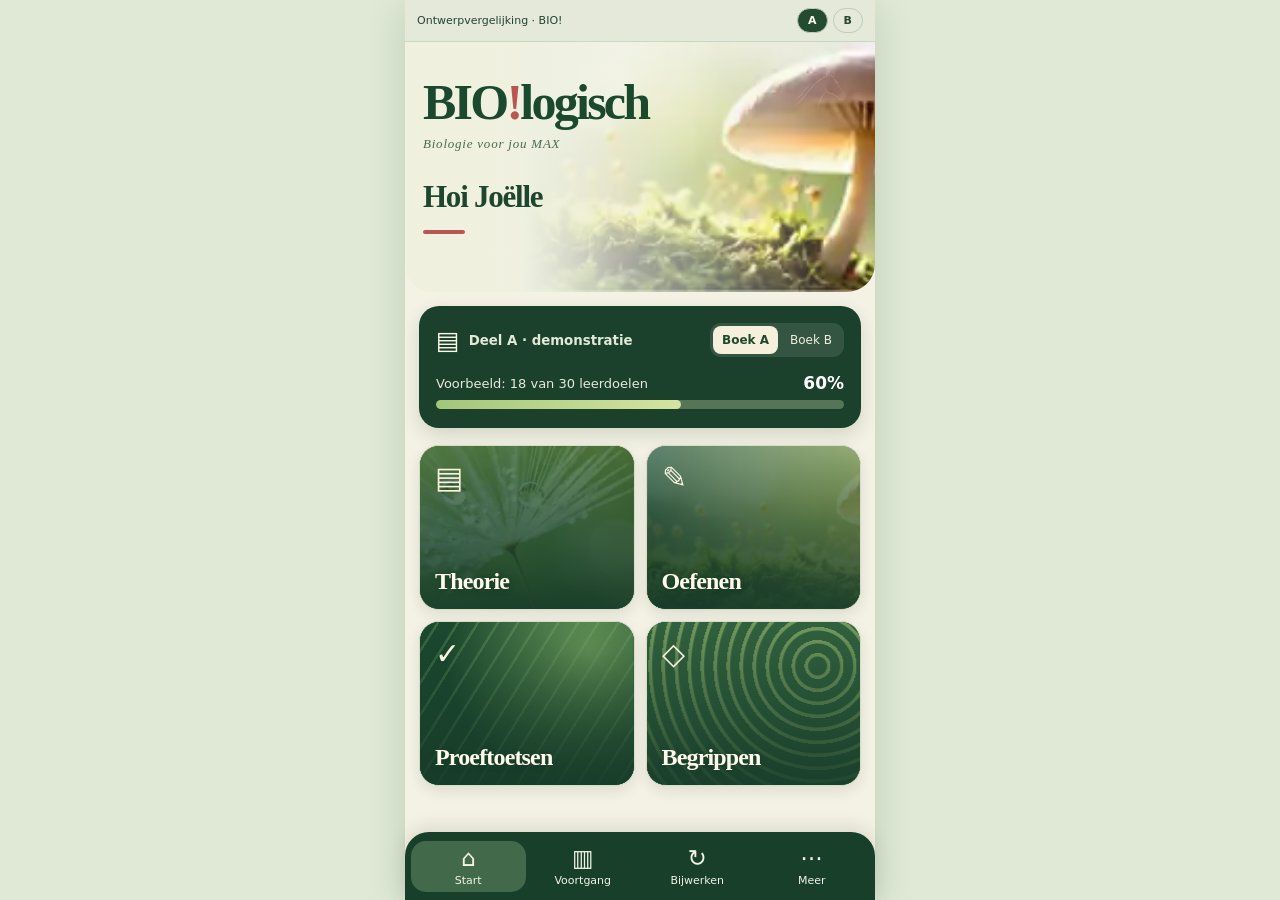
<file: preview/bio/a/index.html>
<!doctype html><html lang="nl"><head><meta charset="utf-8"><meta name="viewport" content="width=device-width,initial-scale=1,viewport-fit=cover"><meta name="theme-color" content="#193c28"><meta name="robots" content="noindex,nofollow"><title>BIO!logisch — versie A</title><link rel="stylesheet" href="../assets/app.css"></head><body class="variant-a"><div class="shell"><header class="preview-switch"><span>Ontwerpvergelijking · BIO!</span><div class="switch-links"><a href="../a/index.html" aria-current="page">A</a><a href="../b/index.html">B</a></div></header><main id="app"></main><footer aria-label="Hoofdnavigatie"><button class="active" data-page="home"><span>⌂</span>Start</button><button data-page="progress"><span>▥</span>Voortgang</button><button data-page="update"><span>↻</span>Bijwerken</button><button data-page="more"><span>⋯</span>Meer</button></footer><div id="toast" role="status"></div></div><script src="../assets/app.js" defer></script></body></html>
</file>
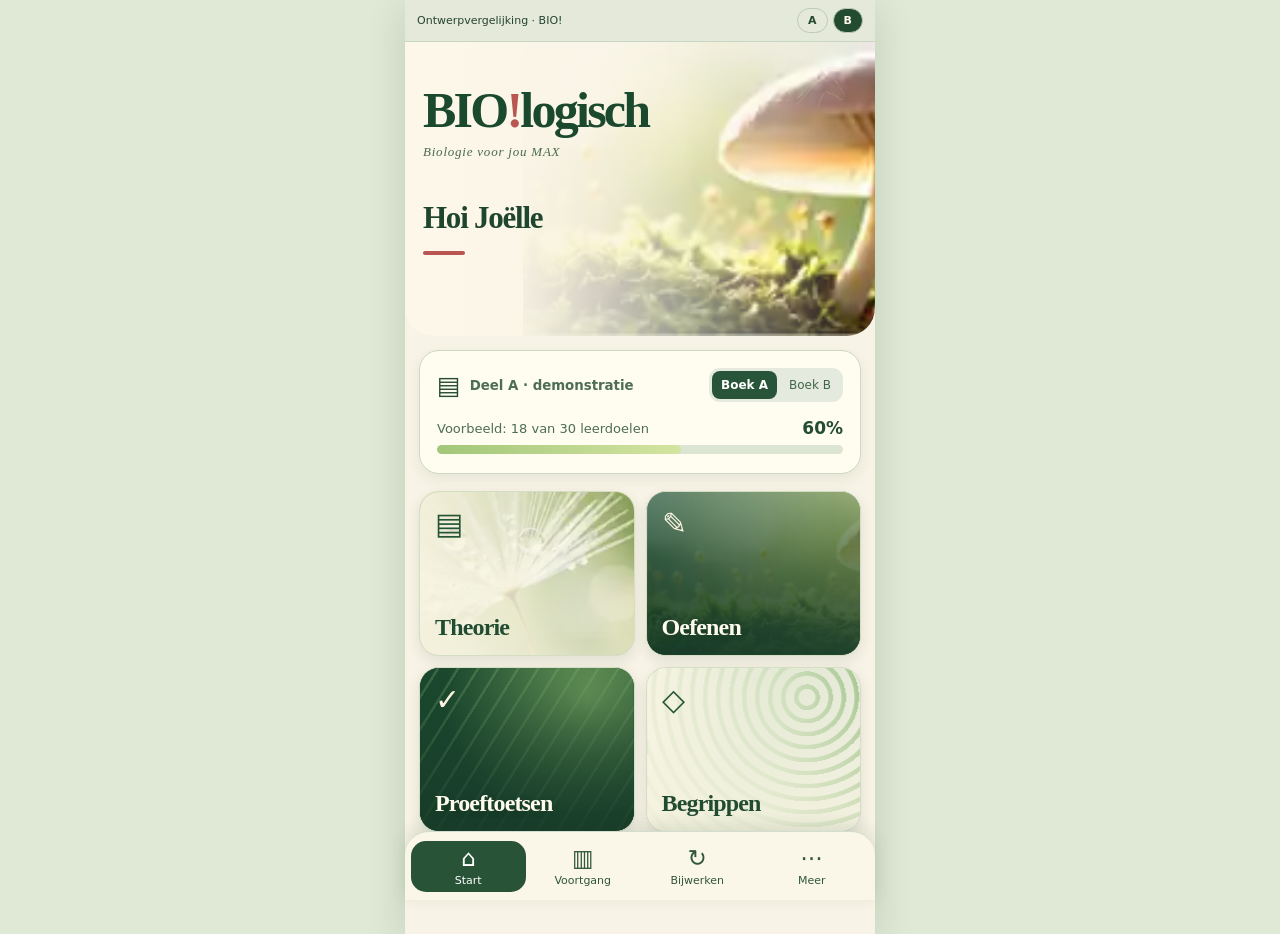
<file: preview/bio/b/index.html>
<!doctype html><html lang="nl"><head><meta charset="utf-8"><meta name="viewport" content="width=device-width,initial-scale=1,viewport-fit=cover"><meta name="theme-color" content="#f4f0df"><meta name="robots" content="noindex,nofollow"><title>BIO!logisch — versie B</title><link rel="stylesheet" href="../assets/app.css"></head><body class="variant-b"><div class="shell"><header class="preview-switch"><span>Ontwerpvergelijking · BIO!</span><div class="switch-links"><a href="../a/index.html">A</a><a href="../b/index.html" aria-current="page">B</a></div></header><main id="app"></main><footer aria-label="Hoofdnavigatie"><button class="active" data-page="home"><span>⌂</span>Start</button><button data-page="progress"><span>▥</span>Voortgang</button><button data-page="update"><span>↻</span>Bijwerken</button><button data-page="more"><span>⋯</span>Meer</button></footer><div id="toast" role="status"></div></div><script src="../assets/app.js" defer></script></body></html>
</file>
<file: preview/bio/assets/app.css>
:root{color-scheme:light;--pine:#193c28;--forest:#244e32;--sage:#9cbd7b;--cream:#f4f0df;--ink:#1e452d;--red:#b95652}
*{box-sizing:border-box}html,body{margin:0;min-height:100%;font-family:system-ui,-apple-system,"Segoe UI",sans-serif}
body{background:#dfe9d5;color:var(--ink)}button{font:inherit;cursor:pointer}button:focus-visible,a:focus-visible{outline:3px solid #cb675a;outline-offset:3px}
.shell{max-width:470px;min-height:100dvh;margin:auto;background:#f4f1e5;position:relative;box-shadow:0 8px 38px #16301b24;overflow:hidden}
.preview-switch{position:sticky;top:0;z-index:80;display:flex;align-items:center;justify-content:space-between;gap:8px;padding:8px 12px;background:#e4e9d9;border-bottom:1px solid #c8d7c5;color:#254332;font-size:11px}
.switch-links{display:flex;gap:5px}.switch-links a{padding:5px 10px;border:1px solid #bcccb6;color:#234a2f;border-radius:15px;text-decoration:none;font-weight:750}
.switch-links a[aria-current=page]{background:#234b30;color:#fffbea}
main{padding:0 14px 102px}
.hero{position:relative;margin:0 -14px 14px;min-height:250px;overflow:hidden;background:#ecf1df;isolation:isolate;border-radius:0 0 28px 28px}
.hero:before{content:"";position:absolute;inset:0 0 0 25%;z-index:-1;background:linear-gradient(90deg,#e9f0e3 0%,#e9f0e380 29%,transparent),url("[data-uri]") 63% center/cover no-repeat}
.hero:after{content:"";position:absolute;inset:0;background:linear-gradient(90deg,#f1f0dfdb,#f1f0df25 77%,transparent);pointer-events:none;z-index:-1}
.hero-content{padding:34px 18px 24px;position:relative;z-index:2}.brand{font:700 clamp(34px,9vw,50px)/1.05 Georgia,serif;letter-spacing:-.055em;white-space:nowrap;color:#1b492e}
.brand span{color:var(--red)}.edition{margin:7px 0 0;font:italic 13px Georgia,serif;letter-spacing:.06em;color:#496b4d}
.greeting{font:600 31px/1.1 Georgia,serif;margin:28px 0 0;letter-spacing:-.04em}
.secret{display:block;border:0;width:42px;height:4px;border-radius:6px;background:var(--red);margin-top:16px}
.horse{pointer-events:none;position:absolute;right:5%;top:24px;width:65px;opacity:.24}
.progress{padding:17px 17px 19px;background:#1b402b;border-radius:20px;color:#fffbea;box-shadow:0 7px 18px #244d302a;margin-bottom:17px}
.bookrow{display:flex;align-items:center;gap:9px}.bookicon{font-size:25px;line-height:1}
.bookrow>small{color:#e1e9d7;font-weight:650;flex:1}.books{display:flex;padding:3px;background:#ffffff1c;border-radius:11px;gap:3px}
.books button{border:0;border-radius:8px;background:transparent;color:#f0efdc;font-size:12px;padding:7px 9px}
.books button.active{background:#f5f0db;color:#21472f;font-weight:750}
.percentrow{display:flex;align-items:center;justify-content:space-between;margin:16px 0 7px;font-size:13px;color:#e5ebd8}
.percentrow strong{font-size:17px;color:#fff}.track{background:#567557;border-radius:40px;height:9px;overflow:hidden}.fill{height:100%;width:60%;background:linear-gradient(90deg,#a2c779,#d4e4a1);border-radius:40px}
.note{font-size:11px;opacity:.8;margin:8px 0 0}
.tiles{display:grid;grid-template-columns:repeat(2,minmax(0,1fr));gap:11px}
.tile{border:1px solid #d5dec5;border-radius:20px;min-height:165px;padding:15px;position:relative;isolation:isolate;overflow:hidden;display:flex;flex-direction:column;justify-content:space-between;align-items:flex-start;text-align:left;color:#fffbed;background:#214c30;box-shadow:0 5px 13px #21492b1c}
.tile:before{content:"";position:absolute;inset:0;z-index:-2;background-size:cover;background-position:center}
.tile:after{content:"";position:absolute;inset:0;z-index:-1;background:linear-gradient(0deg,#173b29ea,#214b3133)}
.tile[data-page=learn]:before{background-image:linear-gradient(40deg,#1e613580,#426d35aa),url("[data-uri]")}
.tile[data-page=practice]:before{background-image:linear-gradient(95deg,#104b2a99,#a1b761a6),url("[data-uri]")}
.tile[data-page=test]:before{background-image:repeating-linear-gradient(122deg,transparent 0,transparent 14px,#92c88350 15px,#92c88350 17px),radial-gradient(circle at 79% 18%,#79a961,#19472d 67%)}
.tile[data-page=terms]:before{background-image:repeating-radial-gradient(circle at 80% 27%,#356641 0,#356641 9px,#87ad68 10px,#87ad68 13px),linear-gradient(135deg,#194e32,#95b46b)}
.tile-icon{font:400 30px/1.1 Georgia,serif;color:#faf3df}.tile-title{font:600 clamp(18px,5vw,24px)/1.1 Georgia,serif;letter-spacing:-.035em;text-shadow:0 2px 5px #183a25b5}
.tile:active{transform:scale(.985)}
footer{position:fixed;z-index:70;bottom:0;left:50%;transform:translateX(-50%);display:grid;grid-template-columns:repeat(4,1fr);width:min(100%,470px);background:#173f2a;border-radius:24px 24px 0 0;padding:9px 6px max(8px,env(safe-area-inset-bottom));box-shadow:0 -5px 17px #28462a21}
footer button{display:flex;flex-direction:column;align-items:center;gap:3px;min-height:51px;border:0;border-radius:15px;background:transparent;color:#f1f4e5;padding:4px 0;font-size:11px}
footer button span{font-size:23px}footer button.active{background:#42694a}
.screen{display:none}.screen.active{display:block}.inner{padding:23px 5px}.inner h1{font:600 30px Georgia,serif;margin:4px 0 10px}.inner p{color:#54725a;font-size:14px;line-height:1.6}
.back{color:var(--pine);background:#e3e9d9;border:1px solid #c9d5bd;border-radius:13px;padding:9px 14px}
.panel{margin-top:16px;background:#fffefa;padding:18px;border:1px solid #dce2d2;border-radius:18px}
.panel h2{font:600 21px Georgia,serif}.panel button{border:0;border-radius:12px;padding:10px 15px;color:#fff;background:#285637;margin-top:8px}
.panel small{color:#71816f}.choices{display:grid;gap:9px;margin-top:12px}.choices button{background:#e5ecde;color:#1e4b2e;border:1px solid #cad6c1;text-align:left}
#toast{display:none;position:fixed;z-index:100;left:50%;transform:translateX(-50%);bottom:87px;background:#254a31;color:#fff;padding:12px 20px;border-radius:16px;max-width:300px;box-shadow:0 4px 12px #1022184d;font-size:13px}
#toast.show{display:block}
.variant-b .shell{background:#f7f3e6}.variant-b .hero{min-height:294px;background:#f6f2df}.variant-b .hero:before{background-image:linear-gradient(90deg,#f4f0dfee,#f4f0df55 58%,transparent),url("[data-uri]")}.variant-b .hero:after{background:linear-gradient(90deg,#fff9edbe,#fff9ed28 75%,transparent)}
.variant-b .hero-content{padding-top:42px}.variant-b .greeting{margin-top:41px}.variant-b .progress{background:#fffcf0;color:#254b32;border:1px solid #ced7c1;box-shadow:0 5px 13px #24542e14}.variant-b .bookrow>small,.variant-b .percentrow{color:#4d6d54}.variant-b .percentrow strong{color:#254c32}.variant-b .track{background:#dbe5d2}
.variant-b .books{background:#e4ebde}.variant-b .books button{color:#44664a}.variant-b .books button.active{background:#28553a;color:#fff}.variant-b .tile[data-page=learn],.variant-b .tile[data-page=terms]{color:#214c32;background:#fff9e8}.variant-b .tile[data-page=learn]:before{background-image:linear-gradient(95deg,#f9f5e4ee,#f7f4deb7 47%,transparent),url("[data-uri]")}.variant-b .tile[data-page=terms]:before{background-image:linear-gradient(100deg,#f9f5e4dd,#e1e9d1c2 57%,transparent),repeating-radial-gradient(circle at 75% 18%,#e8eadb 0,#e8eadb 8px,#95bd80 9px,#95bd80 13px)}
.variant-b .tile[data-page=learn]:after,.variant-b .tile[data-page=terms]:after{background:linear-gradient(0deg,#f7f4e1b8,transparent)}.variant-b .tile[data-page=learn] .tile-icon,.variant-b .tile[data-page=terms] .tile-icon{color:#245436}.variant-b .tile[data-page=learn] .tile-title,.variant-b .tile[data-page=terms] .tile-title{text-shadow:none}
.variant-b footer{background:#faf6e8;border-top:1px solid #d3ddcf}.variant-b footer button{color:#30563b}.variant-b footer button.active{background:#295337;color:#fff}
@media(max-width:360px){.hero{min-height:230px}.hero-content{padding:27px 14px}.greeting{font-size:27px}.brand{font-size:32px}.tile{min-height:146px;padding:12px}.tile-title{font-size:17px}}
</file>
